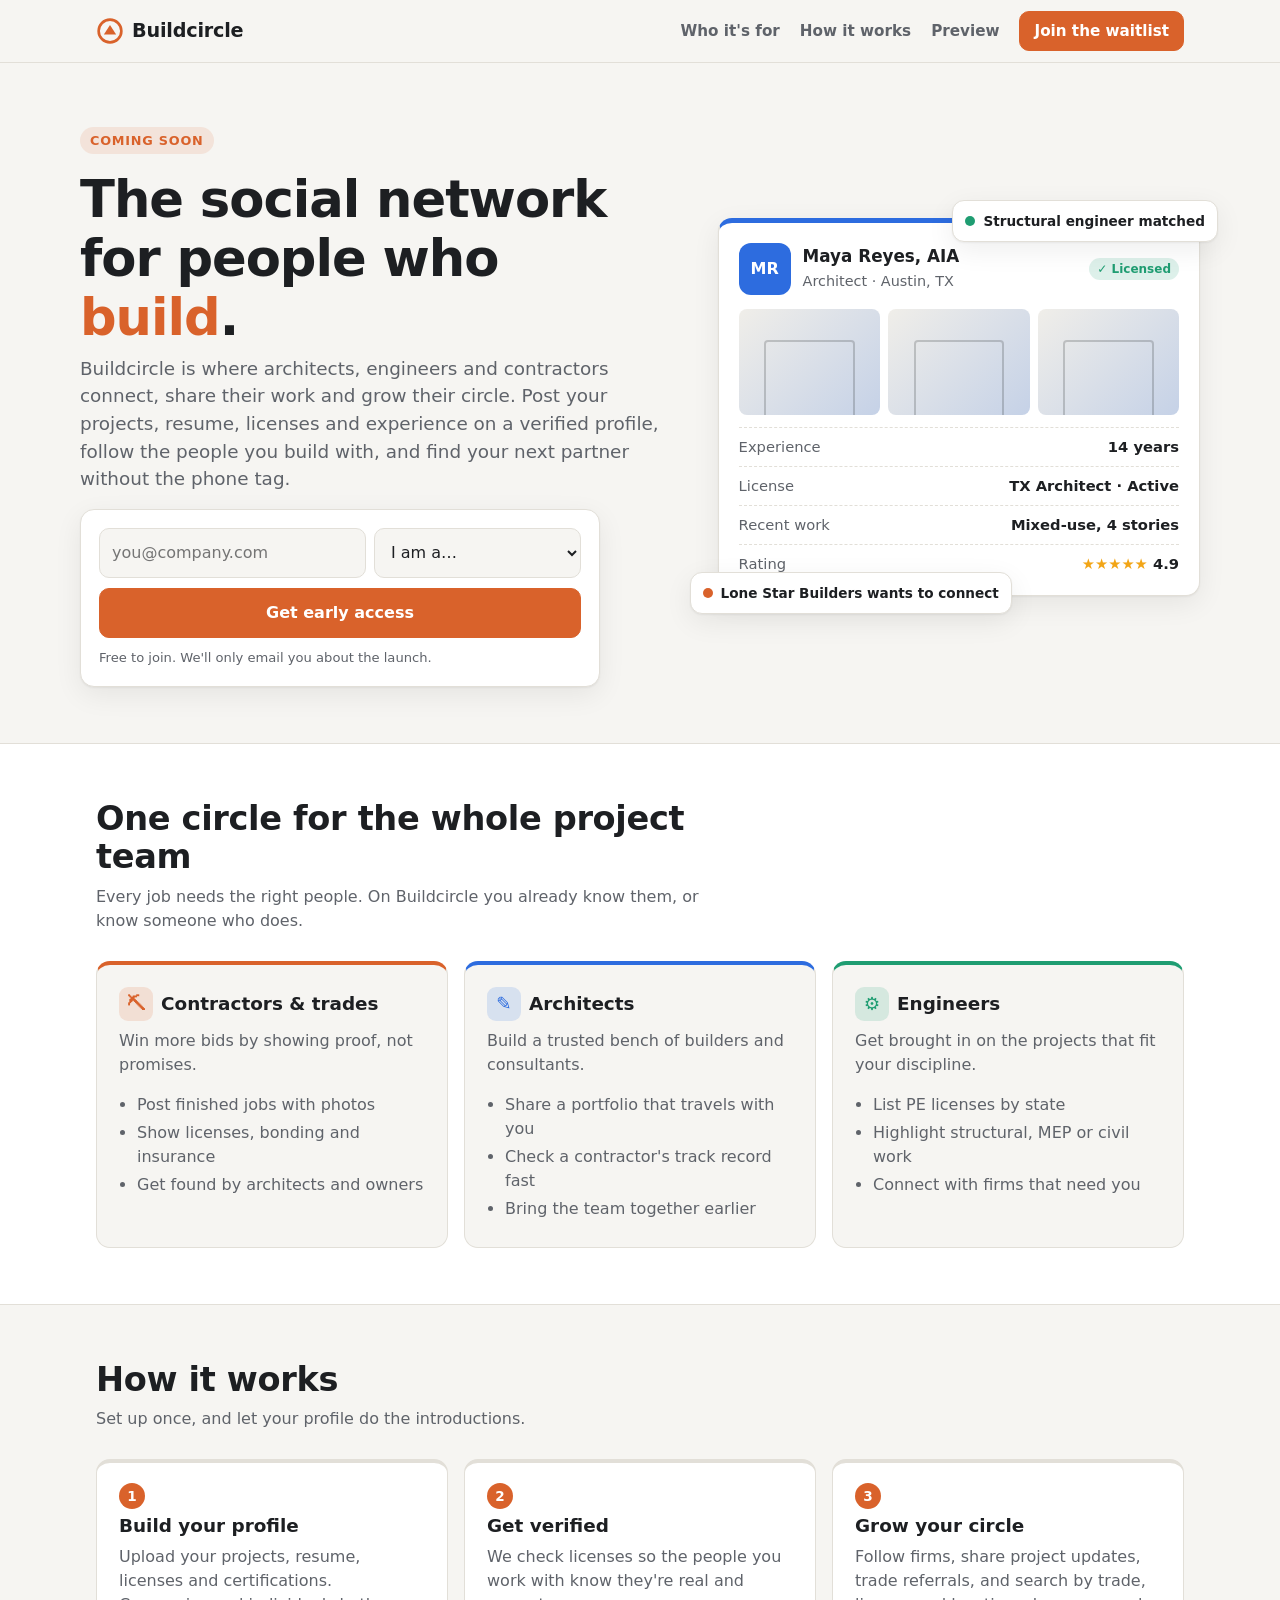
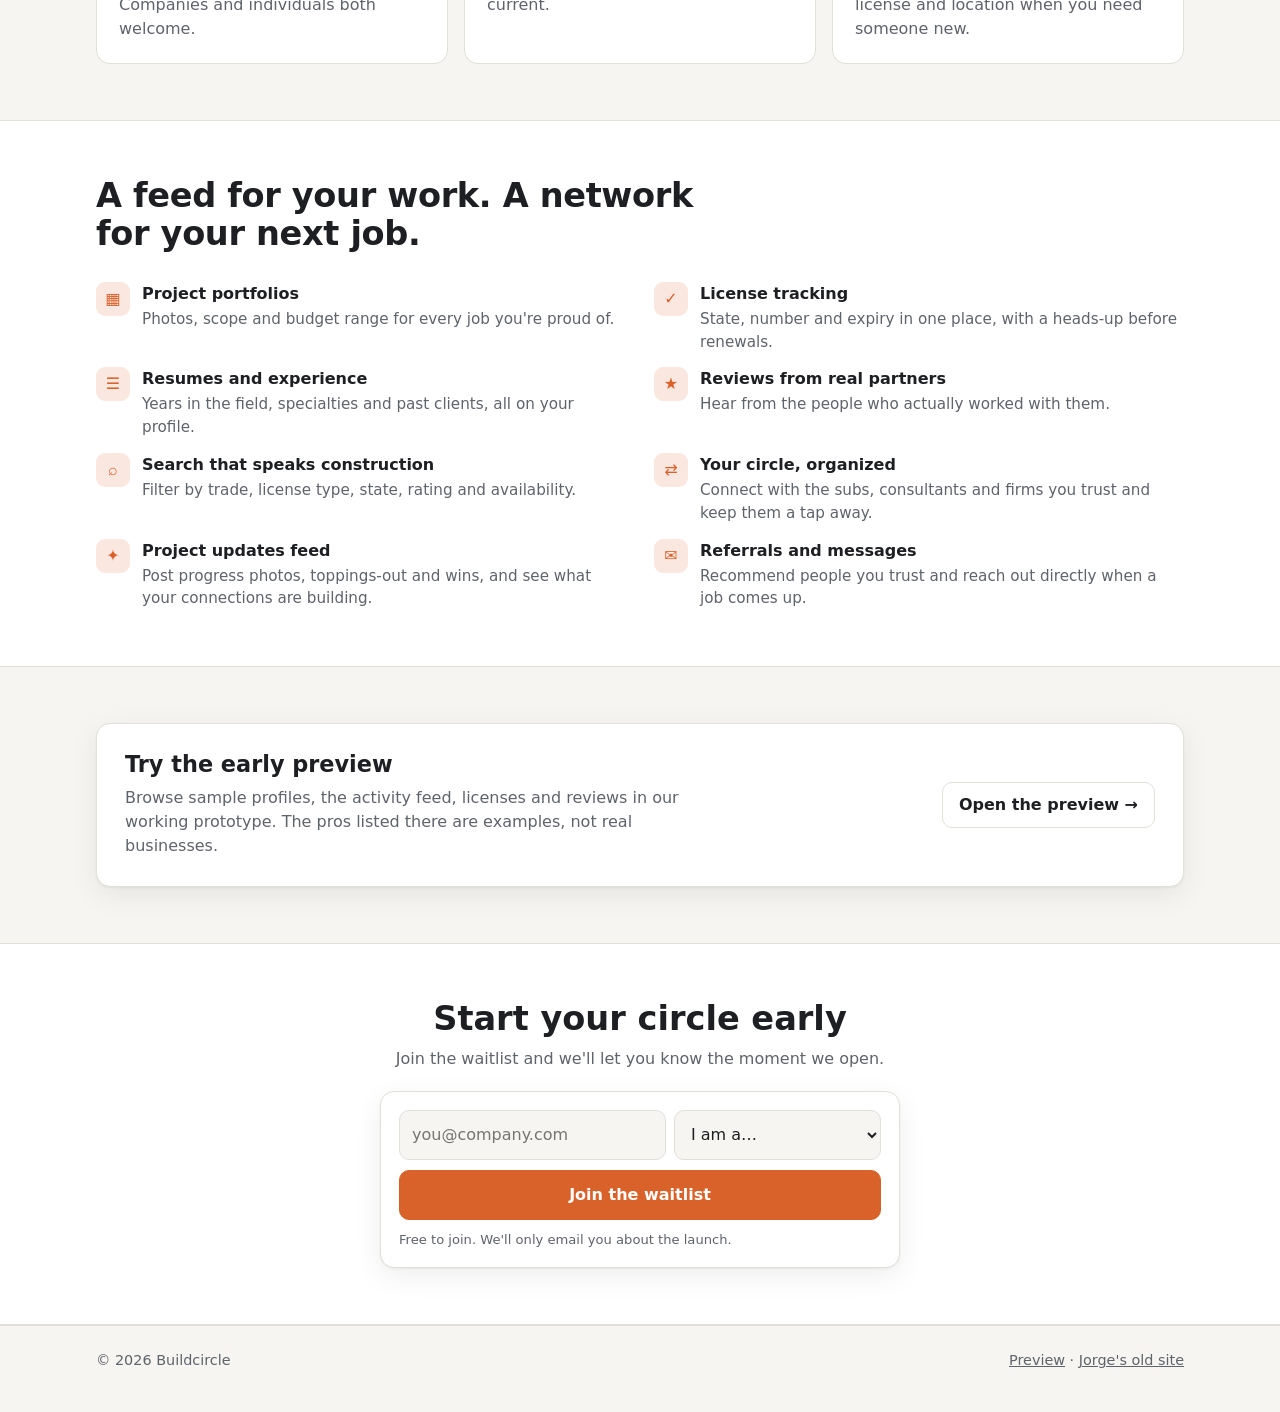
<file: index.html>
<!doctype html>
<html lang="en">
<head>
<meta charset="utf-8">
<meta name="viewport" content="width=device-width, initial-scale=1">
<title>Buildcircle | The social network for people who build</title>
<meta name="description" content="Buildcircle is the social network for architects, engineers and contractors. Share your work, resume, licenses and experience in one verified profile, and find the right partners faster.">
<style>
:root {
  --bg: #f6f5f2; --surface: #ffffff; --surface-2: #f0eee9; --text: #1d1f22; --muted: #5f636a;
  --border: #e2dfd8; --accent: #d9622b; --accent-ink: #ffffff;
  --contractor: #d9622b; --architect: #2d6cdf; --engineer: #1f9d72; --ok: #1f9d72; --star: #f2a516;
  --radius: 14px; --shadow: 0 1px 2px rgba(0,0,0,.05), 0 8px 28px rgba(0,0,0,.07);
}
@media (prefers-color-scheme: dark) {
  :root {
    --bg: #131416; --surface: #1c1e21; --surface-2: #25282c; --text: #ecedee; --muted: #a0a6ae;
    --border: #31353a; --accent: #ec7a45; --contractor: #ec7a45; --architect: #5b8ff0; --engineer: #3cc18f;
    --ok: #3cc18f; --shadow: 0 1px 2px rgba(0,0,0,.3), 0 8px 28px rgba(0,0,0,.25);
  }
}
* { box-sizing: border-box; }
html { scroll-behavior: smooth; }
html, body { margin: 0; }
body { font-family: system-ui, -apple-system, "Segoe UI", Roboto, sans-serif; background: var(--bg); color: var(--text); line-height: 1.5; }
.wrap { max-width: 1120px; margin: 0 auto; padding: 0 16px; }
h1, h2, h3 { line-height: 1.15; margin: 0 0 .5rem; }
p { margin: 0 0 1rem; }
a { color: var(--accent); }
.muted { color: var(--muted); }
button, input, select { font: inherit; color: inherit; }

/* nav */
.nav { position: sticky; top: 0; z-index: 10; background: color-mix(in srgb, var(--bg) 88%, transparent); backdrop-filter: blur(8px); border-bottom: 1px solid var(--border); }
.nav-inner { display: flex; align-items: center; gap: 16px; height: 62px; }
.brand { display: flex; align-items: center; gap: 8px; font-weight: 800; font-size: 1.2rem; color: var(--text); text-decoration: none; letter-spacing: -.01em; }
.brand svg { color: var(--accent); }
.nav-links { display: flex; gap: 20px; margin-left: auto; align-items: center; }
.nav-links a { color: var(--muted); text-decoration: none; font-weight: 600; font-size: .95rem; }
.nav-links a:hover { color: var(--text); }
.btn { display: inline-flex; align-items: center; justify-content: center; gap: 6px; border: 1px solid var(--border); background: var(--surface); padding: 10px 16px; border-radius: 10px; cursor: pointer; font-weight: 700; text-decoration: none; color: var(--text); }
.btn:hover { background: var(--surface-2); }
.btn.primary { background: var(--accent); border-color: var(--accent); color: var(--accent-ink); }
.btn.primary:hover { filter: brightness(1.06); }
.nav .btn { padding: 8px 14px; }

/* hero */
.hero { padding: 64px 0 56px; display: grid; grid-template-columns: 1.1fr .9fr; gap: 48px; align-items: center; }
.eyebrow { display: inline-block; font-size: .8rem; font-weight: 700; letter-spacing: .06em; text-transform: uppercase; color: var(--accent); background: color-mix(in srgb, var(--accent) 12%, transparent); padding: 4px 10px; border-radius: 99px; margin-bottom: 16px; }
.hero h1 { font-size: clamp(2rem, 5vw, 3.2rem); letter-spacing: -.02em; }
.hero h1 em { font-style: normal; color: var(--accent); }
.lede { font-size: 1.15rem; color: var(--muted); max-width: 34em; }

/* waitlist form */
.waitlist { background: var(--surface); border: 1px solid var(--border); border-radius: var(--radius); padding: 18px; box-shadow: var(--shadow); max-width: 520px; margin-top: 8px; }
.waitlist .row { display: flex; gap: 8px; flex-wrap: wrap; }
.waitlist input, .waitlist select { padding: 12px 12px; border: 1px solid var(--border); border-radius: 10px; background: var(--bg); min-width: 0; }
.waitlist input[type=email] { flex: 1 1 220px; }
.waitlist select { flex: 1 1 160px; }
.waitlist .btn { flex: 1 1 100%; padding: 12px 16px; margin-top: 2px; }
.waitlist .fine { font-size: .82rem; color: var(--muted); margin: 10px 0 0; }
.waitlist .err { color: #c0392b; font-size: .88rem; margin: 8px 0 0; display: none; }
.waitlist.done .row, .waitlist.done .fine { display: none; }
.thanks { display: none; text-align: left; }
.waitlist.done .thanks { display: block; }
.thanks h3 { display: flex; align-items: center; gap: 8px; }
.thanks .check { width: 26px; height: 26px; border-radius: 50%; background: var(--ok); color: #fff; display: inline-grid; place-items: center; font-size: .9rem; }
.thanks p { margin: 0; }
.vh { position: absolute !important; width: 1px; height: 1px; overflow: hidden; clip: rect(0 0 0 0); white-space: nowrap; }
.hp { display: none; }

/* mock profile */
.mock { position: relative; }
.pcard { background: var(--surface); border: 1px solid var(--border); border-radius: var(--radius); box-shadow: var(--shadow); padding: 20px; border-top: 5px solid var(--architect); }
.pcard-head { display: flex; gap: 12px; align-items: center; margin-bottom: 14px; }
.avatar { width: 52px; height: 52px; border-radius: 12px; display: grid; place-items: center; font-weight: 800; color: #fff; background: var(--architect); flex: none; }
.pcard-head b { display: block; font-size: 1.05rem; }
.tag { display: inline-block; font-size: .75rem; font-weight: 700; padding: 2px 8px; border-radius: 99px; background: var(--surface-2); color: var(--muted); }
.tag.ok { background: color-mix(in srgb, var(--ok) 15%, transparent); color: var(--ok); }
.thumbs { display: grid; grid-template-columns: repeat(3, 1fr); gap: 8px; margin: 12px 0; }
.thumbs div { aspect-ratio: 4/3; border-radius: 8px; background: linear-gradient(135deg, var(--surface-2), color-mix(in srgb, var(--architect) 22%, var(--surface-2))); position: relative; overflow: hidden; }
.thumbs div::after { content: ""; position: absolute; inset: 30% 18% 0 18%; border: 2px solid color-mix(in srgb, var(--text) 20%, transparent); border-bottom: 0; border-radius: 4px 4px 0 0; }
.pcard ul { list-style: none; padding: 0; margin: 0; display: grid; gap: 8px; font-size: .92rem; }
.pcard li { display: flex; justify-content: space-between; gap: 10px; border-top: 1px dashed var(--border); padding-top: 8px; }
.floating { position: absolute; background: var(--surface); border: 1px solid var(--border); border-radius: 12px; box-shadow: var(--shadow); padding: 10px 12px; font-size: .85rem; font-weight: 600; display: flex; align-items: center; gap: 8px; }
.floating .dot { width: 10px; height: 10px; border-radius: 50%; }
.f1 { left: -28px; bottom: -18px; }
.f2 { right: -18px; top: -18px; }

/* sections */
section { padding: 56px 0; }
.section-head { max-width: 640px; margin-bottom: 28px; }
.section-head h2 { font-size: clamp(1.5rem, 3.4vw, 2.1rem); letter-spacing: -.01em; }
.alt { background: var(--surface); border-top: 1px solid var(--border); border-bottom: 1px solid var(--border); }
.grid3 { display: grid; grid-template-columns: repeat(3, 1fr); gap: 16px; }
.card { background: var(--bg); border: 1px solid var(--border); border-radius: var(--radius); padding: 22px; border-top: 4px solid var(--c, var(--border)); }
.alt .card { background: var(--bg); }
section:not(.alt) .card { background: var(--surface); }
.card h3 { font-size: 1.15rem; display: flex; align-items: center; gap: 8px; }
.card ul { margin: 10px 0 0; padding-left: 18px; color: var(--muted); }
.card li { margin-bottom: 4px; }
.icon { width: 34px; height: 34px; border-radius: 9px; display: inline-grid; place-items: center; background: color-mix(in srgb, var(--c, var(--accent)) 15%, transparent); color: var(--c, var(--accent)); flex: none; }
.steps { counter-reset: s; }
.step { position: relative; padding-top: 52px; }
.step::before { counter-increment: s; content: counter(s); position: absolute; top: 20px; left: 22px; width: 26px; height: 26px; border-radius: 50%; background: var(--accent); color: var(--accent-ink); display: grid; place-items: center; font-weight: 800; font-size: .85rem; }
.step p { color: var(--muted); margin: 0; }
.feat { display: grid; grid-template-columns: repeat(2, 1fr); gap: 14px 28px; }
.feat > div { display: flex; gap: 12px; align-items: flex-start; }
.feat b { display: block; }
.feat p { color: var(--muted); margin: 2px 0 0; font-size: .95rem; }

/* preview + final cta */
.preview { display: flex; align-items: center; justify-content: space-between; gap: 24px; flex-wrap: wrap; background: var(--surface); border: 1px solid var(--border); border-radius: var(--radius); padding: 28px; box-shadow: var(--shadow); }
.preview p { margin: 0; color: var(--muted); max-width: 36em; }
.cta { text-align: center; }
.cta .waitlist { margin: 20px auto 0; text-align: left; }
footer { border-top: 1px solid var(--border); padding: 24px 0 40px; font-size: .9rem; color: var(--muted); }
footer .wrap { display: flex; justify-content: space-between; gap: 12px; flex-wrap: wrap; }
footer a { color: var(--muted); }

@media (max-width: 880px) {
  .hero { grid-template-columns: 1fr; padding-top: 40px; gap: 40px; }
  .mock { max-width: 440px; margin: 0 auto; width: 100%; }
  .f1 { left: 8px; bottom: -20px; } .f2 { right: 8px; }
  .grid3 { grid-template-columns: 1fr; }
  .feat { grid-template-columns: 1fr; }
  .nav-links a:not(.btn) { display: none; }
}
</style>
</head>
<body>

<header class="nav">
  <div class="wrap nav-inner">
    <a class="brand" href="#top" aria-label="Buildcircle home">
      <svg viewBox="0 0 32 32" width="28" height="28" aria-hidden="true"><circle cx="16" cy="16" r="13" fill="none" stroke="currentColor" stroke-width="3"/><path d="M9 20 L16 9 L23 20 Z" fill="currentColor"/></svg>
      Buildcircle
    </a>
    <nav class="nav-links" aria-label="Main">
      <a href="#who">Who it's for</a>
      <a href="#how">How it works</a>
      <a href="buildcircle/">Preview</a>
      <a class="btn primary" href="#join">Join the waitlist</a>
    </nav>
  </div>
</header>

<main id="top">
  <div class="wrap hero">
    <div>
      <span class="eyebrow">Coming soon</span>
      <h1>The social network for people who <em>build</em>.</h1>
      <p class="lede">Buildcircle is where architects, engineers and contractors connect, share their work and grow their circle. Post your projects, resume, licenses and experience on a verified profile, follow the people you build with, and find your next partner without the phone tag.</p>
      <form class="waitlist" id="join" novalidate>
        <div class="row">
          <label class="vh" for="email1">Email</label>
          <input id="email1" name="email" type="email" placeholder="you@company.com" autocomplete="email" required>
          <label class="vh" for="role1">I am a…</label>
          <select id="role1" name="role" required>
            <option value="" selected disabled>I am a…</option>
            <option>Contractor</option>
            <option>Subcontractor / trade</option>
            <option>Architect</option>
            <option>Engineer</option>
            <option>Owner / developer</option>
            <option>Other</option>
          </select>
          <input class="hp" name="company_url" tabindex="-1" autocomplete="off" aria-hidden="true">
          <button class="btn primary" type="submit">Get early access</button>
        </div>
        <p class="err" role="alert"></p>
        <p class="fine">Free to join. We'll only email you about the launch.</p>
        <div class="thanks" aria-live="polite">
          <h3><span class="check">✓</span> You're on the list.</h3>
          <p class="muted">We'll email you when Buildcircle opens in your area. In the meantime, <a href="buildcircle/">take a look at the preview</a>.</p>
        </div>
      </form>
    </div>

    <div class="mock" aria-hidden="true">
      <div class="pcard">
        <div class="pcard-head">
          <div class="avatar">MR</div>
          <div>
            <b>Maya Reyes, AIA</b>
            <span class="muted" style="font-size:.9rem">Architect · Austin, TX</span>
          </div>
          <span class="tag ok" style="margin-left:auto">✓ Licensed</span>
        </div>
        <div class="thumbs"><div></div><div></div><div></div></div>
        <ul>
          <li><span class="muted">Experience</span><b>14 years</b></li>
          <li><span class="muted">License</span><b>TX Architect · Active</b></li>
          <li><span class="muted">Recent work</span><b>Mixed-use, 4 stories</b></li>
          <li><span class="muted">Rating</span><b><span style="color:var(--star)">★★★★★</span> 4.9</b></li>
        </ul>
      </div>
      <div class="floating f1"><span class="dot" style="background:var(--contractor)"></span>Lone Star Builders wants to connect</div>
      <div class="floating f2"><span class="dot" style="background:var(--engineer)"></span>Structural engineer matched</div>
    </div>
  </div>

  <section class="alt" id="who">
    <div class="wrap">
      <div class="section-head">
        <h2>One circle for the whole project team</h2>
        <p class="muted">Every job needs the right people. On Buildcircle you already know them, or know someone who does.</p>
      </div>
      <div class="grid3">
        <div class="card" style="--c:var(--contractor)">
          <h3><span class="icon">⛏</span>Contractors &amp; trades</h3>
          <p class="muted">Win more bids by showing proof, not promises.</p>
          <ul><li>Post finished jobs with photos</li><li>Show licenses, bonding and insurance</li><li>Get found by architects and owners</li></ul>
        </div>
        <div class="card" style="--c:var(--architect)">
          <h3><span class="icon">✎</span>Architects</h3>
          <p class="muted">Build a trusted bench of builders and consultants.</p>
          <ul><li>Share a portfolio that travels with you</li><li>Check a contractor's track record fast</li><li>Bring the team together earlier</li></ul>
        </div>
        <div class="card" style="--c:var(--engineer)">
          <h3><span class="icon">⚙</span>Engineers</h3>
          <p class="muted">Get brought in on the projects that fit your discipline.</p>
          <ul><li>List PE licenses by state</li><li>Highlight structural, MEP or civil work</li><li>Connect with firms that need you</li></ul>
        </div>
      </div>
    </div>
  </section>

  <section id="how">
    <div class="wrap">
      <div class="section-head">
        <h2>How it works</h2>
        <p class="muted">Set up once, and let your profile do the introductions.</p>
      </div>
      <div class="grid3 steps">
        <div class="card step"><h3>Build your profile</h3><p>Upload your projects, resume, licenses and certifications. Companies and individuals both welcome.</p></div>
        <div class="card step"><h3>Get verified</h3><p>We check licenses so the people you work with know they're real and current.</p></div>
        <div class="card step"><h3>Grow your circle</h3><p>Follow firms, share project updates, trade referrals, and search by trade, license and location when you need someone new.</p></div>
      </div>
    </div>
  </section>

  <section class="alt">
    <div class="wrap">
      <div class="section-head">
        <h2>A feed for your work. A network for your next job.</h2>
      </div>
      <div class="feat">
        <div><span class="icon">▦</span><div><b>Project portfolios</b><p>Photos, scope and budget range for every job you're proud of.</p></div></div>
        <div><span class="icon">✓</span><div><b>License tracking</b><p>State, number and expiry in one place, with a heads-up before renewals.</p></div></div>
        <div><span class="icon">☰</span><div><b>Resumes and experience</b><p>Years in the field, specialties and past clients, all on your profile.</p></div></div>
        <div><span class="icon">★</span><div><b>Reviews from real partners</b><p>Hear from the people who actually worked with them.</p></div></div>
        <div><span class="icon">⌕</span><div><b>Search that speaks construction</b><p>Filter by trade, license type, state, rating and availability.</p></div></div>
        <div><span class="icon">⇄</span><div><b>Your circle, organized</b><p>Connect with the subs, consultants and firms you trust and keep them a tap away.</p></div></div>
        <div><span class="icon">✦</span><div><b>Project updates feed</b><p>Post progress photos, toppings-out and wins, and see what your connections are building.</p></div></div>
        <div><span class="icon">✉</span><div><b>Referrals and messages</b><p>Recommend people you trust and reach out directly when a job comes up.</p></div></div>
      </div>
    </div>
  </section>

  <section>
    <div class="wrap">
      <div class="preview">
        <div>
          <h2 style="font-size:1.4rem">Try the early preview</h2>
          <p>Browse sample profiles, the activity feed, licenses and reviews in our working prototype. The pros listed there are examples, not real businesses.</p>
        </div>
        <a class="btn" href="buildcircle/">Open the preview →</a>
      </div>
    </div>
  </section>

  <section class="cta alt">
    <div class="wrap">
      <h2 style="font-size:clamp(1.5rem,3.4vw,2.1rem)">Start your circle early</h2>
      <p class="muted">Join the waitlist and we'll let you know the moment we open.</p>
      <form class="waitlist" novalidate>
        <div class="row">
          <label class="vh" for="email2">Email</label>
          <input id="email2" name="email" type="email" placeholder="you@company.com" autocomplete="email" required>
          <label class="vh" for="role2">I am a…</label>
          <select id="role2" name="role" required>
            <option value="" selected disabled>I am a…</option>
            <option>Contractor</option>
            <option>Subcontractor / trade</option>
            <option>Architect</option>
            <option>Engineer</option>
            <option>Owner / developer</option>
            <option>Other</option>
          </select>
          <input class="hp" name="company_url" tabindex="-1" autocomplete="off" aria-hidden="true">
          <button class="btn primary" type="submit">Join the waitlist</button>
        </div>
        <p class="err" role="alert"></p>
        <p class="fine">Free to join. We'll only email you about the launch.</p>
        <div class="thanks" aria-live="polite">
          <h3><span class="check">✓</span> You're on the list.</h3>
          <p class="muted">We'll email you when Buildcircle opens.</p>
        </div>
      </form>
    </div>
  </section>
</main>

<footer>
  <div class="wrap">
    <span>© <span id="yr">2026</span> Buildcircle</span>
    <span><a href="buildcircle/">Preview</a> · <a href="my_website/">Jorge's old site</a></span>
  </div>
</footer>

<script>
// Where sign-ups are sent. Leave empty until a form service (e.g. Formspree or a
// Google Form) is set up; until then entries are only kept in this browser.
var WAITLIST_ENDPOINT = "";

document.getElementById("yr").textContent = new Date().getFullYear();

document.querySelectorAll("form.waitlist").forEach(function (form) {
  var err = form.querySelector(".err");
  form.addEventListener("submit", function (e) {
    e.preventDefault();
    var email = form.email.value.trim(), role = form.role.value;
    err.style.display = "none";
    if (form.company_url.value) return; // bot trap
    if (!/^[^\s@]+@[^\s@]+\.[^\s@]+$/.test(email)) { return showErr("Please enter a valid email address."); }
    if (!role) { return showErr("Please tell us what you do."); }
    var entry = { email: email, role: role, at: new Date().toISOString() };
    var btn = form.querySelector("button"); btn.disabled = true;

    function finish() {
      try {
        var list = JSON.parse(localStorage.getItem("buildcircle_waitlist") || "[]");
        list.push(entry); localStorage.setItem("buildcircle_waitlist", JSON.stringify(list));
      } catch (_) {}
      form.classList.add("done");
    }
    if (!WAITLIST_ENDPOINT) { finish(); return; }
    fetch(WAITLIST_ENDPOINT, { method: "POST", headers: { "Content-Type": "application/json", "Accept": "application/json" }, body: JSON.stringify(entry) })
      .then(function (r) { if (!r.ok) throw 0; finish(); })
      .catch(function () { btn.disabled = false; showErr("Something went wrong. Please try again."); });
  });
  function showErr(msg) { err.textContent = msg; err.style.display = "block"; }
});
</script>
</body>
</html>
</file>
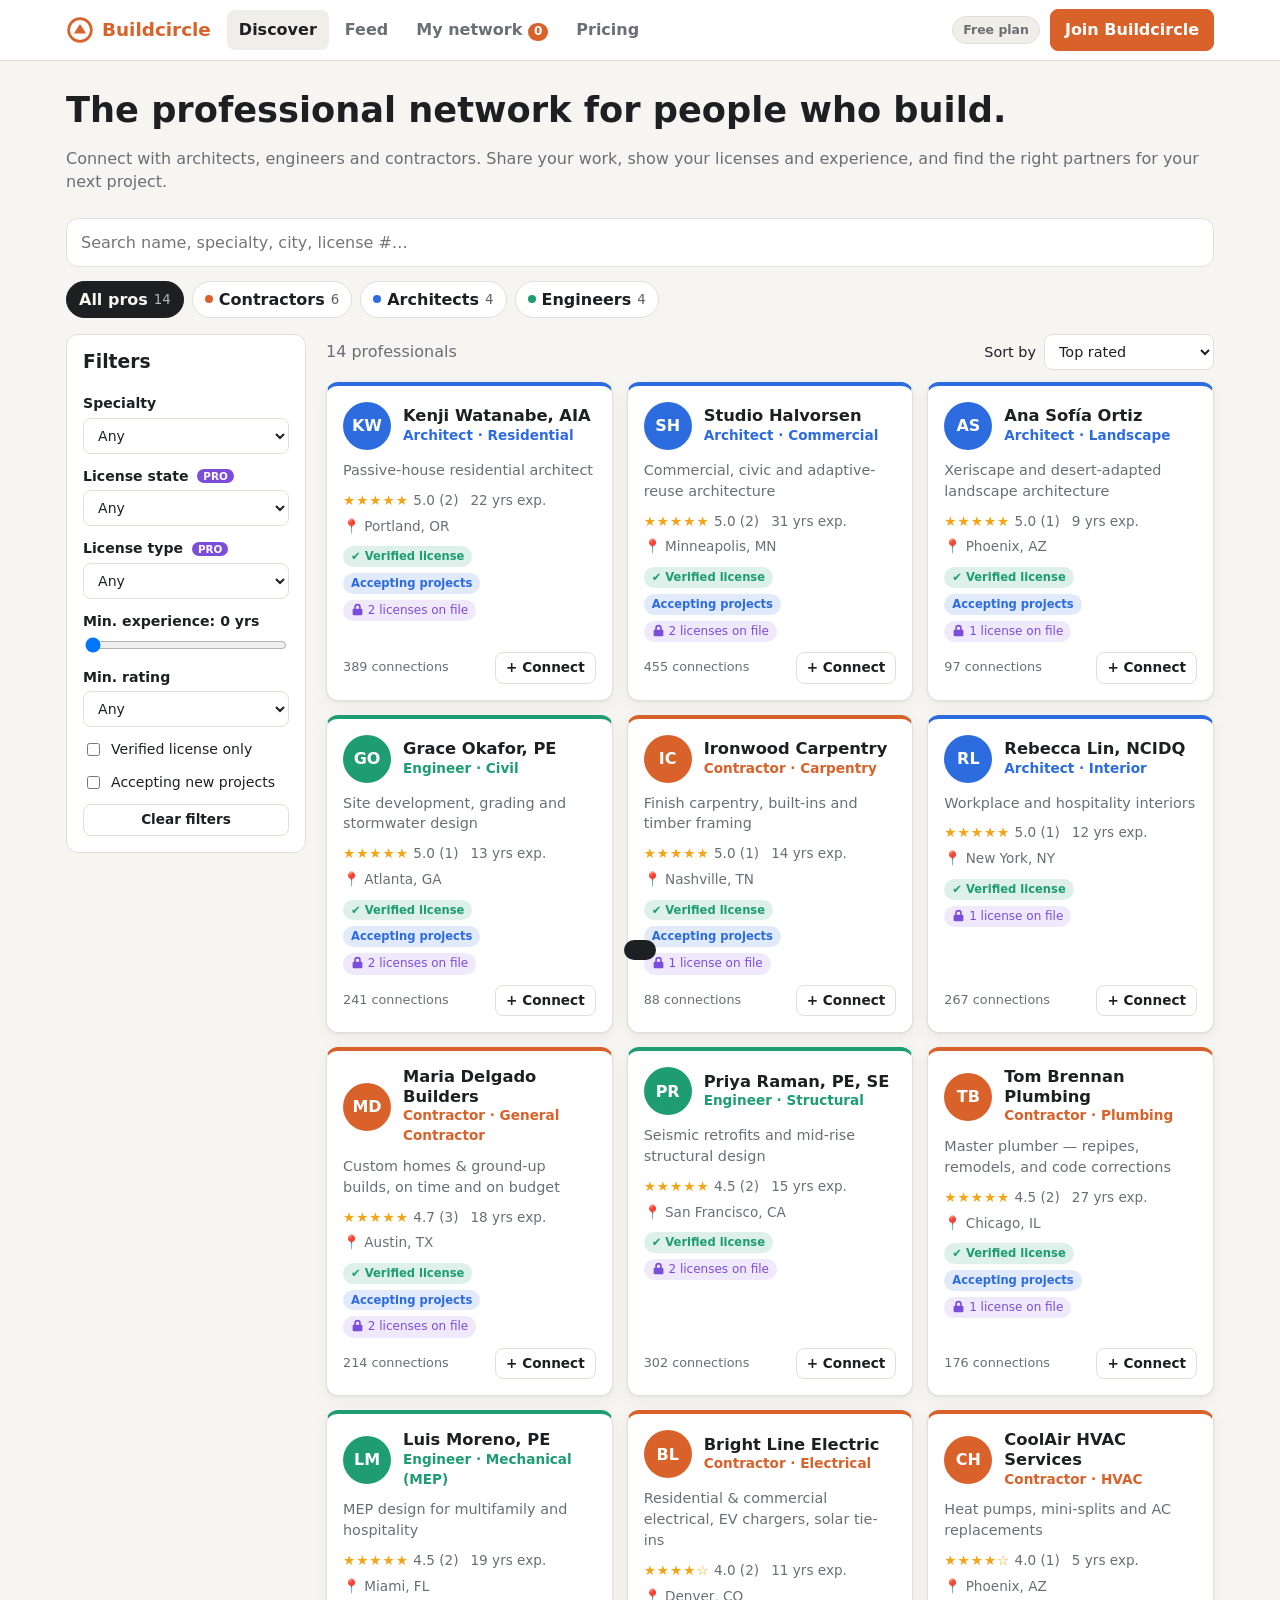
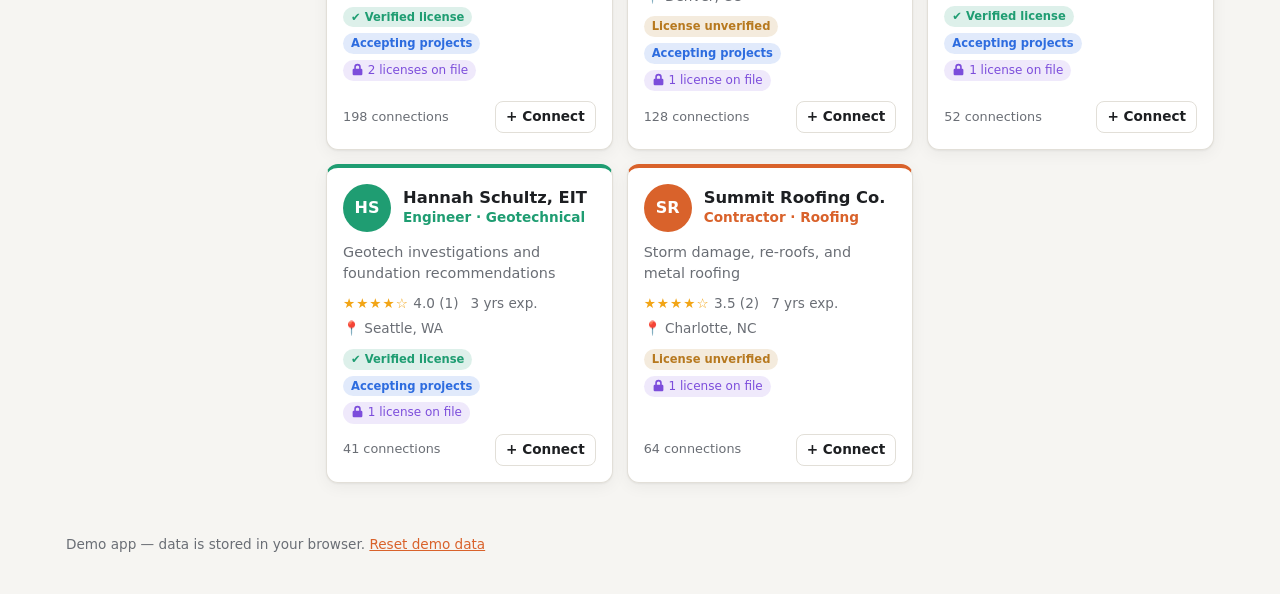
<file: buildcircle/index.html>
<!doctype html>
<html lang="en">
<head>
<meta charset="utf-8">
<meta name="viewport" content="width=device-width, initial-scale=1">
<title>Buildcircle · The professional network for construction</title>
<meta name="description" content="Buildcircle is the professional network for architects, engineers and contractors. Share your work, licenses and experience, grow your connections, and find the right partners for every project.">
<link rel="stylesheet" href="styles.css">
</head>
<body>
<header class="topbar">
  <div class="wrap topbar-inner">
    <a class="brand" href="#" data-view="browse">
      <svg viewBox="0 0 32 32" width="28" height="28" aria-hidden="true"><circle cx="16" cy="16" r="13" fill="none" stroke="currentColor" stroke-width="3"/><path d="M9 20 L16 9 L23 20 Z" fill="currentColor"/></svg>
      Buildcircle
    </a>
    <nav class="tabs" role="tablist">
      <button class="tab active" data-view="browse">Discover</button>
      <button class="tab" data-view="feed">Feed</button>
      <button class="tab" data-view="network">My network <span id="netCount" class="pill">0</span></button>
      <button class="tab" data-view="pricing">Pricing</button>
    </nav>
    <div class="me">
      <span id="meLabel" class="muted"></span>
      <button class="plan-badge" id="planBadge" data-view="pricing" title="Your plan">Free</button>
      <button class="btn primary" id="joinBtn">Join Buildcircle</button>
    </div>
  </div>
</header>

<main class="wrap">
  <!-- DISCOVER -->
  <section id="view-browse" class="view">
    <div class="hero">
      <h1>The professional network for people who build.</h1>
      <p class="muted">Connect with architects, engineers and contractors. Share your work, show your licenses and experience, and find the right partners for your next project.</p>
      <div class="search">
        <input id="q" type="search" placeholder="Search name, specialty, city, license #…" aria-label="Search">
      </div>
      <div class="cats" id="catChips"></div>
    </div>

    <div class="layout">
      <aside class="filters" aria-label="Filters">
        <h3>Filters</h3>
        <label>Specialty
          <select id="fSub"><option value="">Any</option></select>
        </label>
        <label><span>License state <span class="pro-tag" data-pro-only>PRO</span></span>
          <select id="fState"><option value="">Any</option></select>
        </label>
        <label><span>License type <span class="pro-tag" data-pro-only>PRO</span></span>
          <select id="fLicType"><option value="">Any</option></select>
        </label>
        <label><span>Min. experience: <b id="fExpVal">0</b> yrs</span>
          <input id="fExp" type="range" min="0" max="40" step="1" value="0">
        </label>
        <label>Min. rating
          <select id="fRating">
            <option value="0">Any</option><option value="3">3★ +</option><option value="4">4★ +</option><option value="4.5">4.5★ +</option>
          </select>
        </label>
        <label class="check"><input id="fVerified" type="checkbox"> Verified license only</label>
        <label class="check"><input id="fAvail" type="checkbox"> Accepting new projects</label>
        <button class="btn ghost small" id="clearFilters">Clear filters</button>
      </aside>

      <div class="results">
        <div class="results-bar">
          <span id="count" class="muted"></span>
          <label class="sort">Sort by
            <select id="sort">
              <option value="rating">Top rated</option>
              <option value="reviews">Most reviewed</option>
              <option value="experience">Most experienced</option>
              <option value="connections">Most connected</option>
              <option value="name">Name A–Z</option>
            </select>
          </label>
        </div>
        <div id="grid" class="grid"></div>
      </div>
    </div>
  </section>

  <!-- FEED -->
  <section id="view-feed" class="view hidden">
    <h2>What your circle is up to</h2>
    <div id="feed" class="feed"></div>
  </section>

  <!-- NETWORK -->
  <section id="view-network" class="view hidden">
    <h2>My network</h2>
    <p class="muted">The architects, engineers and contractors in your circle. Connect from any profile to grow it.</p>
    <div id="networkGrid" class="grid"></div>
  </section>

  <!-- PRICING -->
  <section id="view-pricing" class="view hidden">
    <div class="pricing-head">
      <h2>Plans for every builder</h2>
      <p class="muted">Start free. Try Pro free for 14 days to read reviews, see contact info and check license details before you hire or partner.</p>
      <div class="cycle" role="radiogroup" aria-label="Billing cycle">
        <button class="cycle-btn" data-cycle="monthly">Monthly</button>
        <button class="cycle-btn" data-cycle="annual">Annual <span class="save" id="savePct"></span></button>
      </div>
    </div>
    <div id="plans" class="plans"></div>
    <div id="compare" class="compare"></div>
  </section>
</main>

<!-- PROFILE DIALOG -->
<dialog id="profileDlg" class="dlg wide">
  <div id="profileBody"></div>
</dialog>

<!-- JOIN DIALOG -->
<dialog id="joinDlg" class="dlg">
  <form id="joinForm" method="dialog">
    <h2>Join Buildcircle</h2>
    <p class="muted hint">Create your professional profile to share your work, licenses and experience with the network.</p>
    <div class="row2">
      <label>Full name / company<input name="name" required maxlength="60"></label>
      <label>City, State<input name="location" required maxlength="60" placeholder="Austin, TX"></label>
    </div>
    <div class="row2">
      <label>Category
        <select name="category" id="jCat" required></select>
      </label>
      <label>Specialty
        <select name="sub" id="jSub" required></select>
      </label>
    </div>
    <div class="row2">
      <label>Years of experience<input name="years" type="number" min="0" max="70" required value="5"></label>
      <label>Hourly rate (USD, optional)<input name="rate" type="number" min="0" max="2000"></label>
    </div>
    <label>Headline<input name="headline" maxlength="90" placeholder="Licensed GC specializing in custom homes"></label>
    <label>About<textarea name="bio" rows="3" maxlength="600"></textarea></label>
    <div class="row2">
      <label>Phone<input name="phone" type="tel" maxlength="30" placeholder="(555) 555-0100"></label>
      <label>Email<input name="email" type="email" maxlength="80" placeholder="you@company.com"></label>
    </div>
    <label>Website<input name="website" maxlength="100" placeholder="yourcompany.com"></label>
    <p class="muted hint">Contact info is visible to Pro members only.</p>
    <label>Skills / tags (comma separated)<input name="tags" maxlength="200" placeholder="LEED, Revit, Seismic retrofit"></label>

    <fieldset>
      <legend>Licenses & certifications</legend>
      <div id="licRows"></div>
      <button type="button" class="btn ghost small" id="addLic">+ Add license</button>
    </fieldset>
    <label class="check"><input name="available" type="checkbox" checked> Accepting new projects</label>

    <div class="dlg-actions">
      <button type="button" class="btn ghost" data-close>Cancel</button>
      <button type="submit" class="btn primary" value="ok">Publish profile</button>
    </div>
  </form>
</dialog>

<!-- CHECKOUT / MANAGE PLAN DIALOG -->
<dialog id="checkoutDlg" class="dlg">
  <div id="checkoutBody" class="pbody"></div>
</dialog>

<div id="toast" class="toast" role="status" aria-live="polite"></div>

<footer class="wrap foot muted">
  Demo app — data is stored in your browser. <button class="linkbtn" id="resetData">Reset demo data</button>
</footer>

<script src="data.js"></script>
<script src="portfolio.js"></script>
<script src="app.js"></script>
</body>
</html>
</file>
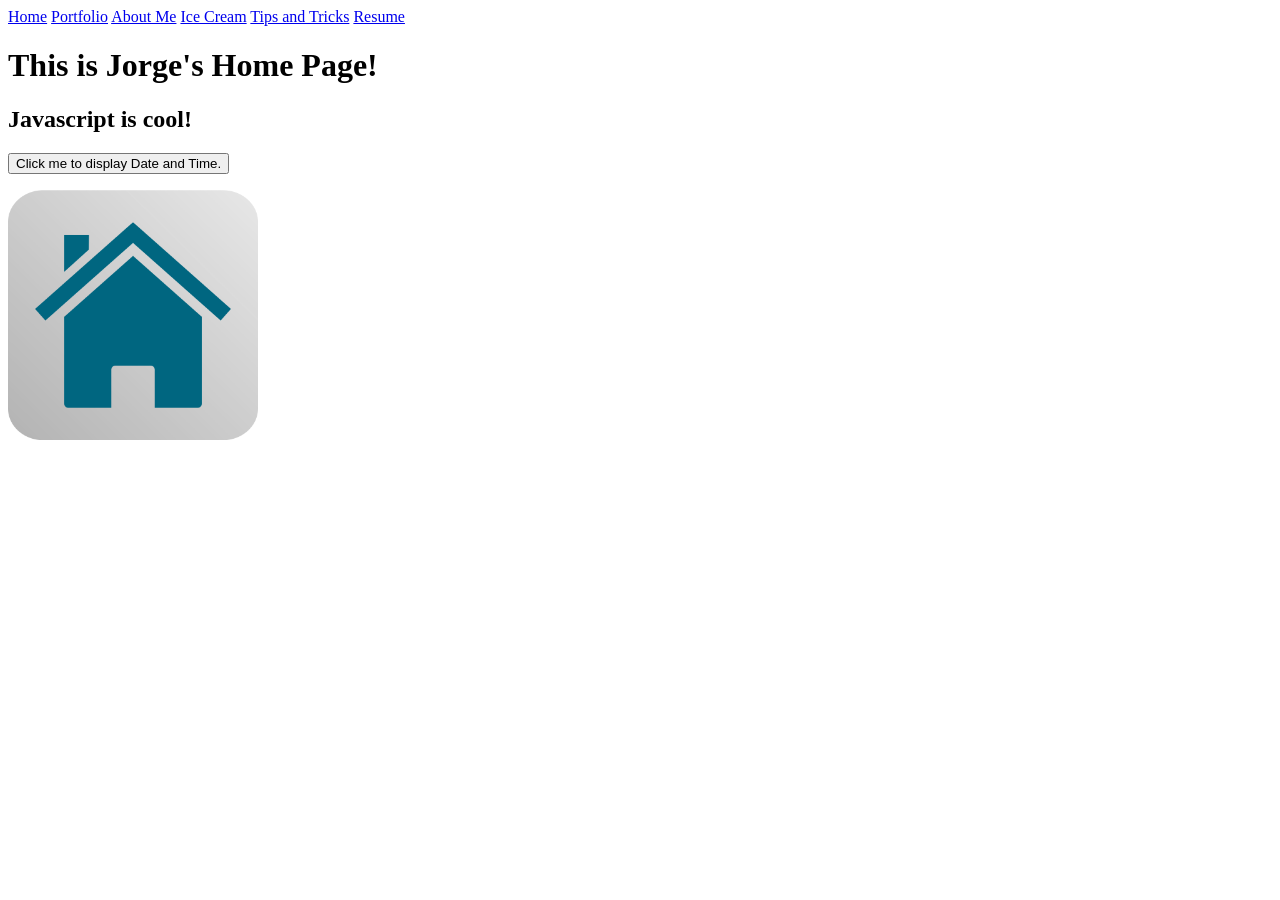
<file: my_website/index.html>
<!doctype html>
<html lang="en">
  <head>
    <meta charset="utf-8">
    <title>Home</title>
  </head>
  <body>
    <a href="index.html">Home</a>
    <a href="portfolio.html">Portfolio</a>
    <a href="aboutme.html">About Me</a></a>
    <a href="ice.html">Ice Cream</a></a> 
     <a href="tipsandtricks.html">Tips and Tricks</a></a>
     <a href="resume.html">Resume</a>
    <h1>This is Jorge's Home Page!</h1>
     <!DOCTYPE html>
    <html>
    <body>

<h2>Javascript is cool!</h2>

<button type="button"
onclick="document.getElementById('demo').innerHTML = Date()">
Click me to display Date and Time.</button>

<p id="demo"></p>
    <img src="images/home.png" alt="picture of home icon" height="250">

  </body>
</html>
</file>
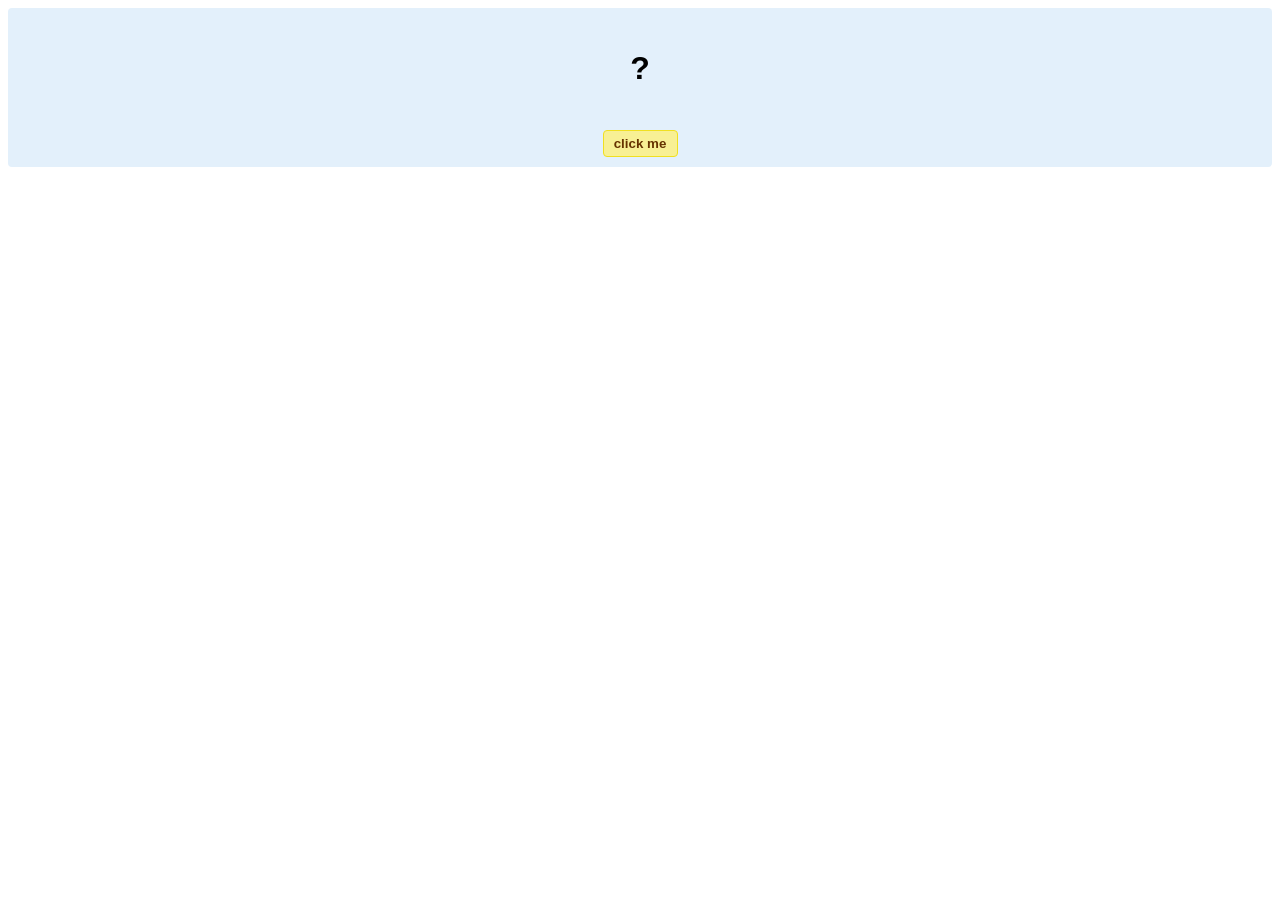
<file: hello-world.html>
<!DOCTYPE html>
<!-- HTML5 Hello world by kirupa - http://www.kirupa.com/html5/getting_your_feet_wet_html5_pg1.htm -->
<html lang="en-us">

<head>
<meta charset="utf-8">
<title>Hello...</title>
<style type="text/css">
#mainContent {
	font-family: Arial, Helvetica, sans-serif;
	font-size: xx-large;
	font-weight: bold;
	background-color: #E3F0FB;
	border-radius: 4px;
	padding: 10px;
	text-align: center;
}
.buttonStyle {
	border-radius: 4px;
	border: thin solid #F0E020;
	padding: 5px;
	background-color: #F8F094;
	font-family: "Segoe UI", Tahoma, Geneva, Verdana, sans-serif;
	font-weight: bold;
	color: #663300;
	width: 75px;
}

.buttonStyle:hover {
	border: thin solid #FFCC00;
	background-color: #FCF9D6;
	color: #996633;
	cursor: pointer;
}
.buttonStyle:active {
	border: thin solid #99CC00;
	background-color: #F5FFD2;
	color: #669900;
	cursor: pointer;
}

</style>
</head>

<body>
<div id="mainContent">
<p id="helloText">?</p>
<button id="clickButton" class="buttonStyle">click me</button>
</div>
<script> 
var myButton = document.getElementById("clickButton");
var myText = document.getElementById("helloText");

myButton.addEventListener('click', doSomething, false)

function doSomething() {
	myText.textContent = "hello, world!";
}
</script>

</body>
</html>
</file>
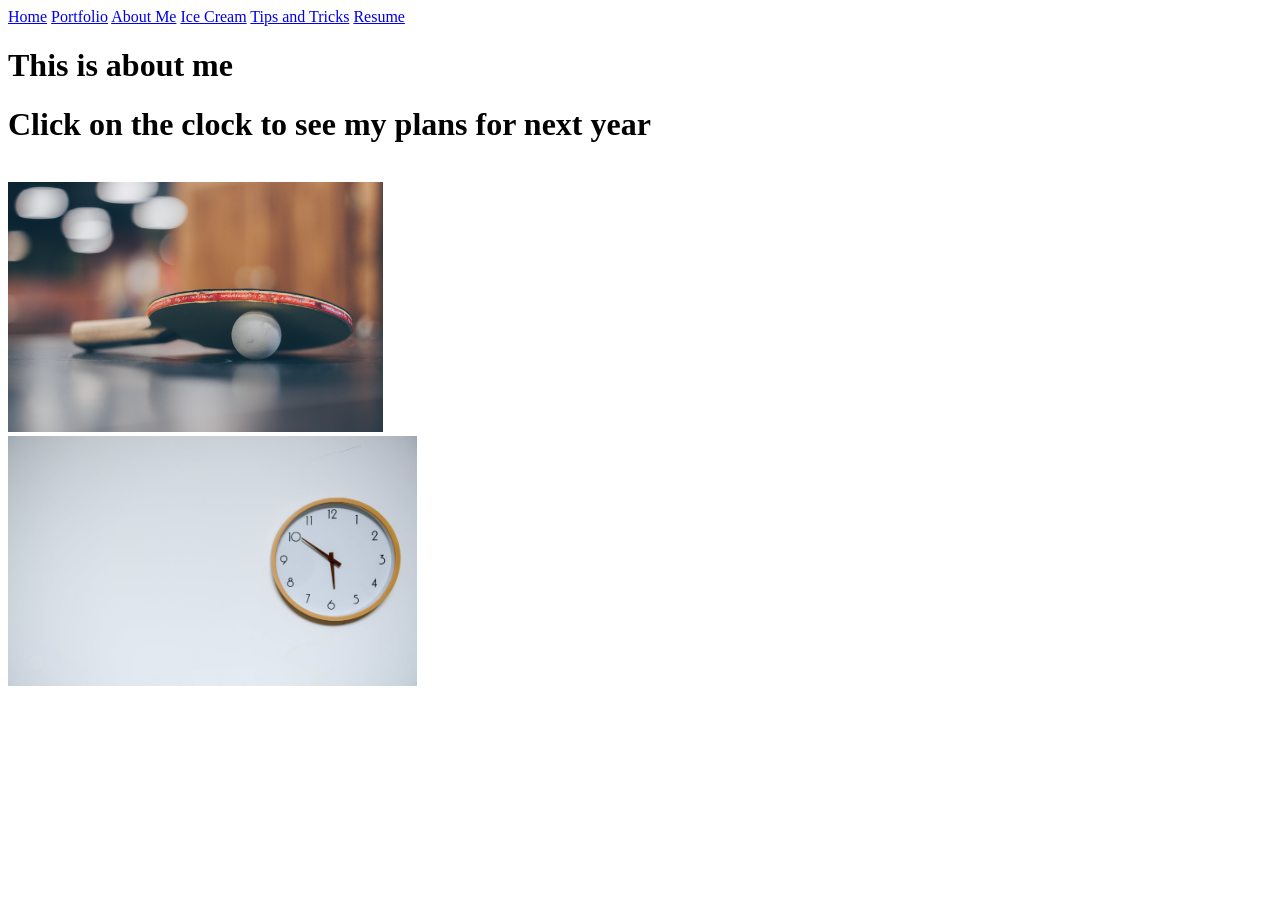
<file: my_website/aboutme.html>
<!doctype html>
<html lang="en">
  <head>
    <meta charset="utf-8">
    <title>aboutme</title>
  </head>
  <body>
   <a href="index.html">Home</a>
    <a href="portfolio.html">Portfolio</a>
    <a href="aboutme.html">About Me</a></a>
    <a href="ice.html">Ice Cream</a></a> 
     <a href="tipsandtricks.html">Tips and Tricks</a></a> 
     <a href="resume.html">Resume</a>
    <h1>This is about me</h1>
    <h1>Click on the clock to see my plans for next year</h1>
    <br>
    <a target="_blank" href="https://www.pexels.com/search/ping%20pong%20padel/">
    <img src="images/blur-close-up-equipment-976873.jpg"alt="Image of Ping Pong Paddle on top of table" height="250">
  </body>
  </body>
  <meta charset="utf-8">
    
    <br>
    <a target="_blank" href="https://docs.google.com/document/d/1fHlMZUA2GQbFBu2UHKocTMci0P169_bFCB2DKQQ9hGE/edit">
    <img src="images/clock.jpeg"alt="Image of Clock" height="250">
  </body>
</html
</file>
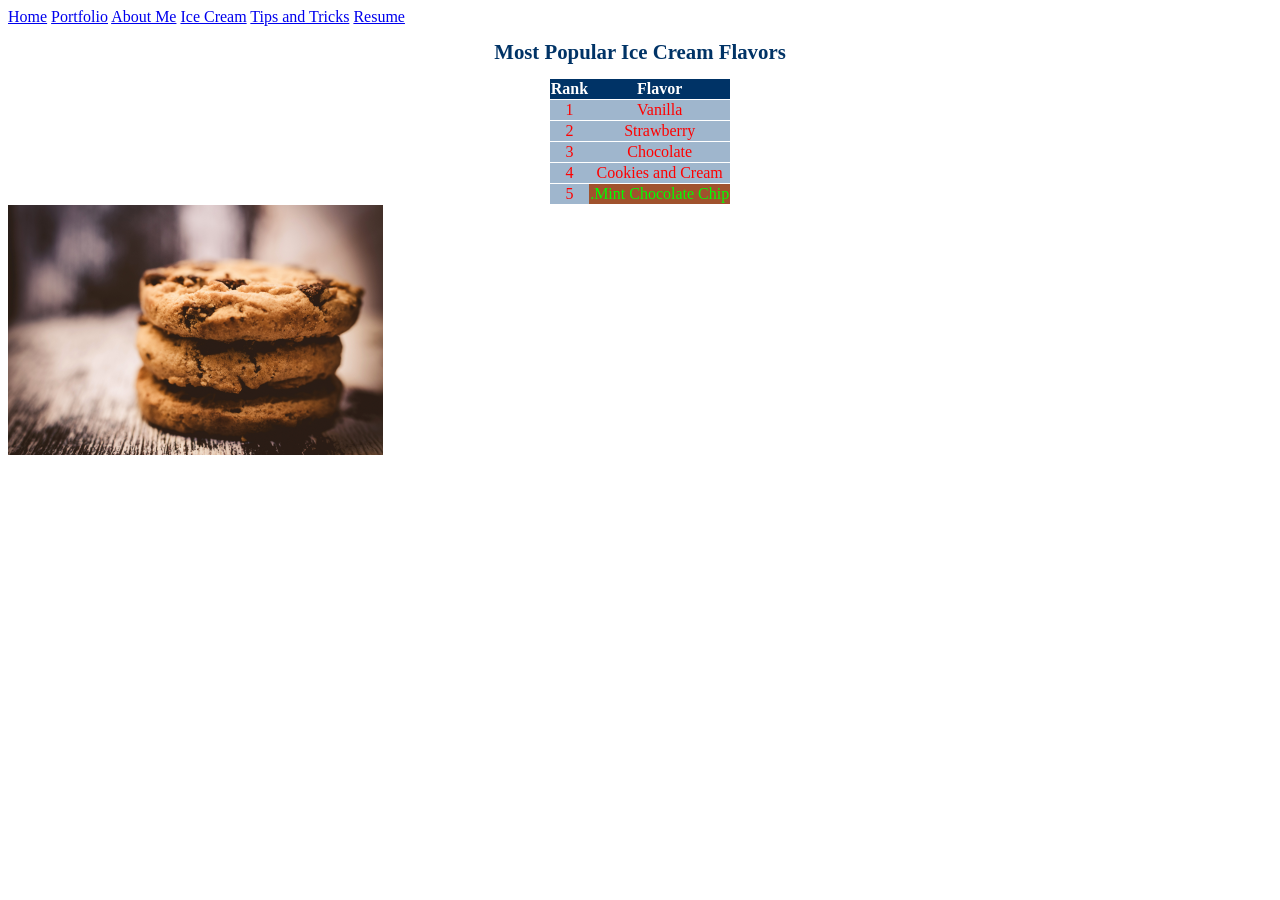
<file: my_website/ice.html>
<!DOCTYPE html>
   <html>
     <head>
         <style>
   td {color: #FF0000;}
         </style>
         <style>
         </style>
       <meta charset="utf-8">
       <title>I Scream For Ice Cream!</title>
     </head>
     <body>
          <a href="index.html">Home</a>
    <a href="portfolio.html">Portfolio</a>
    <a href="aboutme.html">About Me</a></a>
    <a href="ice.html">Ice Cream</a></a> 
     <a href="tipsandtricks.html">Tips and Tricks</a></a>
     <a href="resume.html">Resume</a>
       <link href="icecream.css" rel="stylesheet" type="text/css">
       <h1>Most Popular Ice Cream Flavors</h1>
       <table>
        <tr><th>Rank</th><th>Flavor</th></tr>
        <tr><td>1</td><td>Vanilla</td></tr>
        <tr><td>2</td><td>Strawberry</td></tr>
        <tr><td>3</td><td>Chocolate</td></tr>
        <tr><td>4</td><td>Cookies and Cream</td></tr>
        <tr><td>5</td><td style="color:#00FF00; background-color:sienna;">.Mint Chocolate Chip</td></tr>
      </table>
       <a target="_blank" href="https://www.pexels.com/photo/macro-photography-of-pile-of-3-cookie-230325/">
    <img src="images/cookies.jpg" alt="picture of three stacked chocolate chip cookies"height="250">
    </body>
  </html>
</file>
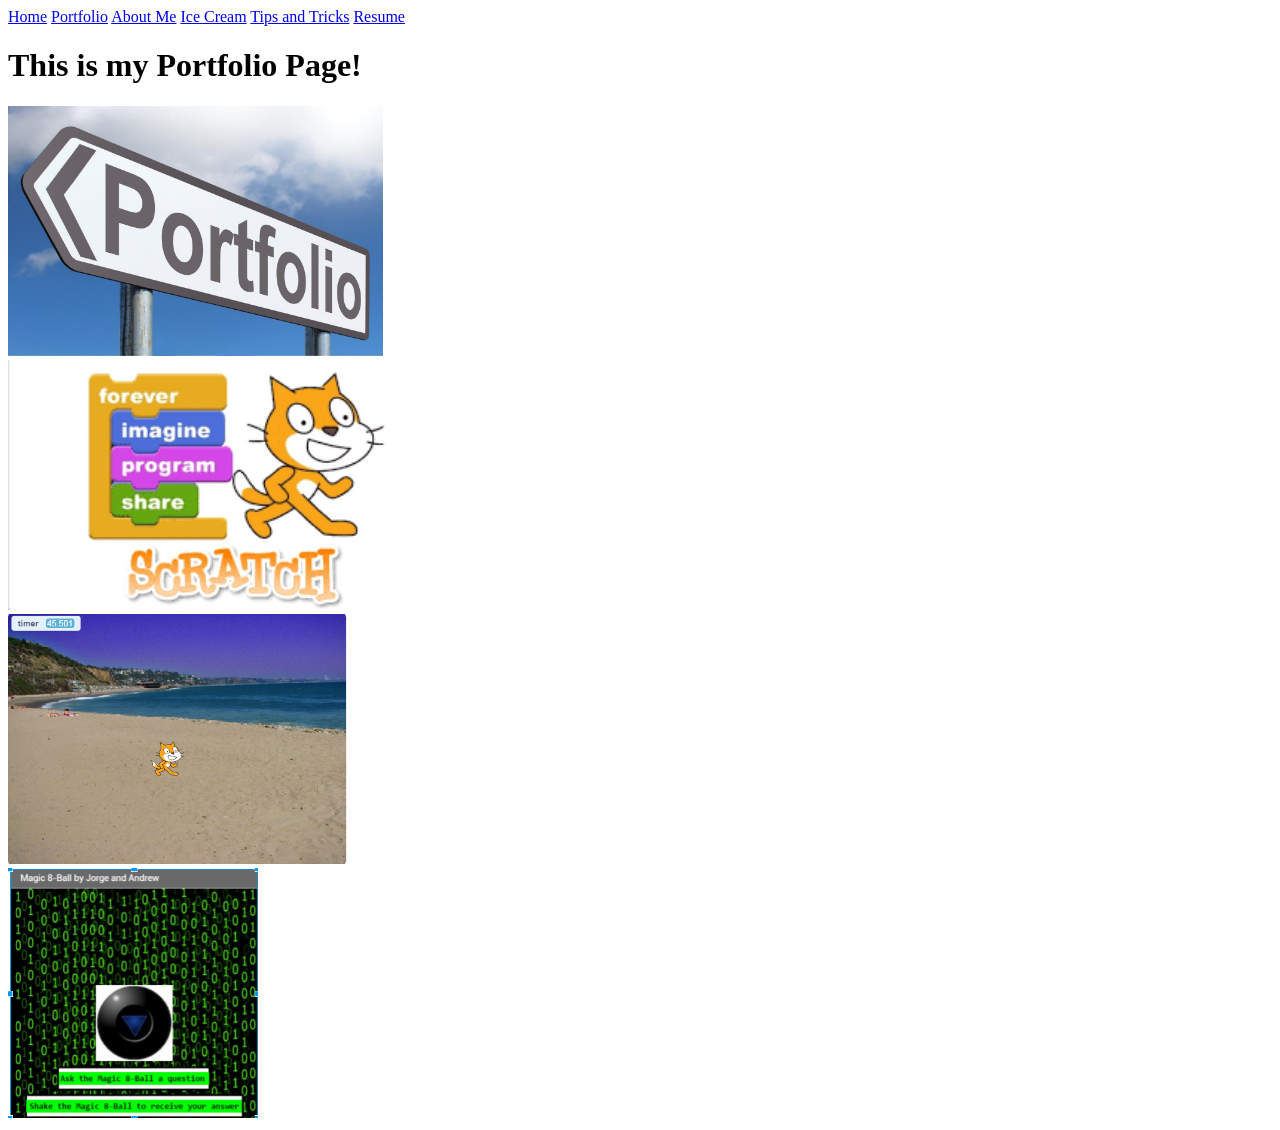
<file: my_website/portfolio.html>
<!doctype html>
	<html lang="en">
	  <head>
	    <meta charset="utf-8">
	    <title>Portfolio</title>
	  </head>
	  <body>
    <a href="index.html">Home</a>
    <a href="portfolio.html">Portfolio</a>
    <a href="aboutme.html">About Me</a></a>
    <a href="ice.html">Ice Cream</a></a> 
     <a href="tipsandtricks.html">Tips and Tricks</a></a> 
     <a href="resume.html">Resume</a>
    <h1>This is my Portfolio Page!</h1>
    <img src="images/portfolio.jpg"alt="Image of portfolio street sign" height="250">
    <br>
    <a target="_blank" href="https://scratch.mit.edu/projects/247530106/">
        <img src="images/scratch_logo.png"alt="Image of portfolio street sign" height="250">
        <br>
         <a target="_blank" href="https://scratch.mit.edu/projects/246118449">
      <img src="images/cat.PNG"alt="Image of Embiggen the cat game" height="250">
       <br>
       <a target="_blank" href="http://ai2.appinventor.mit.edu/?galleryId=4903154482282496">
      <img src="images/magic 8-ball.PNG"alt="Image of Magic 8-Ball Game" height="250">
        <br>
         
    </a>
	  </body>
	</html>
</file>
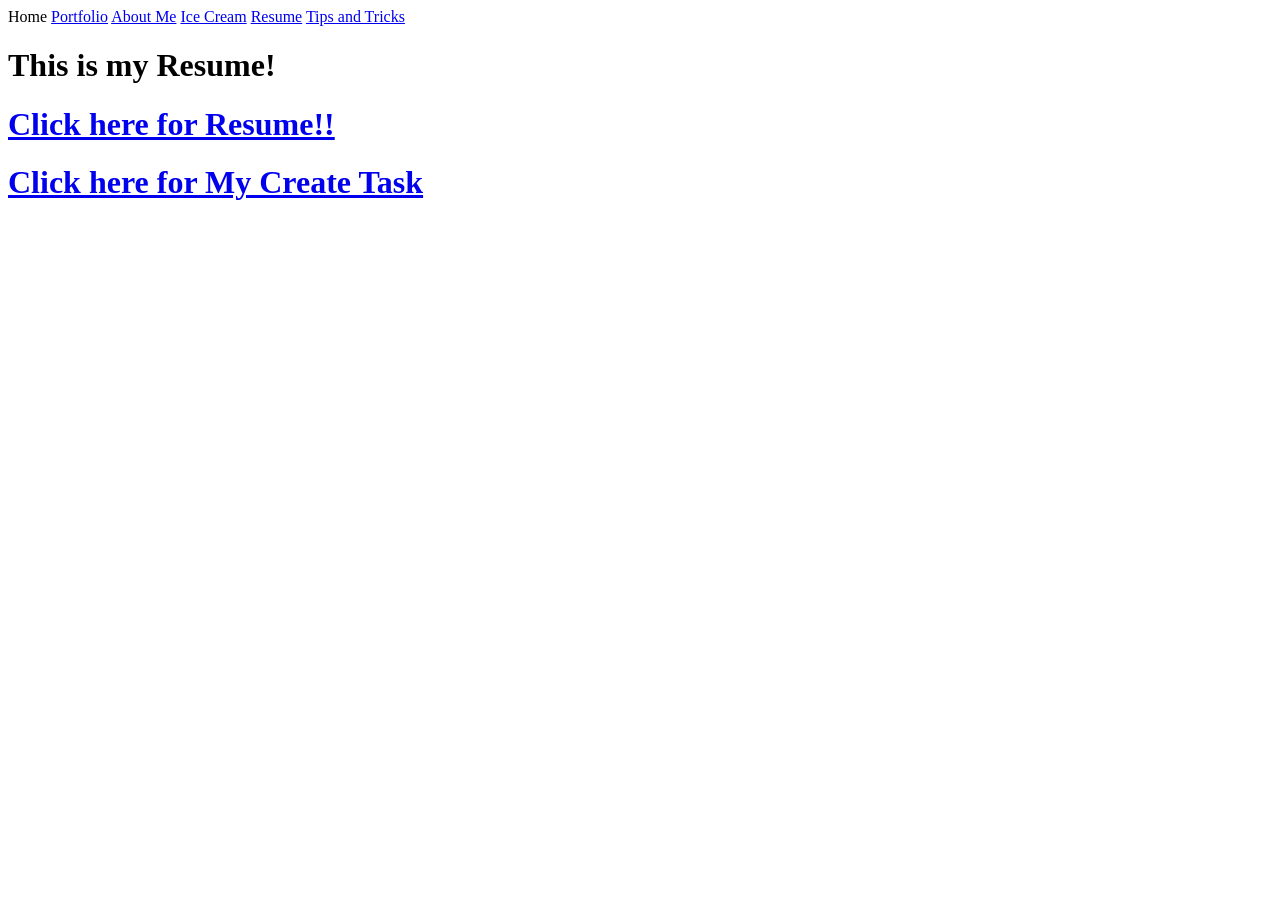
<file: my_website/resume.html>
<!doctype html>
<html lang="en">
  <head>
    <meta charset="utf-8">
    <title>aboutme</title>
    <a href="index.html"></a>Home</a>
    <a href="portfolio.html">Portfolio</a>
    <a href="aboutme.html">About Me</a></a>
    <a href="ice.html">Ice Cream</a></a> 
    <a href="resume.html">Resume</a>
     <a href="tipsandtricks.html">Tips and Tricks</a></a> 
    <h1>This is my Resume!</h1>
     <h1></h1> 
      <a target="_blank" href="https://docs.google.com/document/d/1BCNRzCLipqOgqwk0tu9IMBq-zCvin9ZNarCKu5Yhobo/edit?usp=sharing">
       <h1>Click here for Resume!!</h1>
     <h1></h1> 
      <a target="_blank" href="https://docs.google.com/document/d/1FnkI5iILaIgH7gxkOPz_dgy58TVAfys5JJktP_h3SIc/edit">
       <h1>Click here for My Create Task</h1>
  </body>

<html>
<body>
</file>
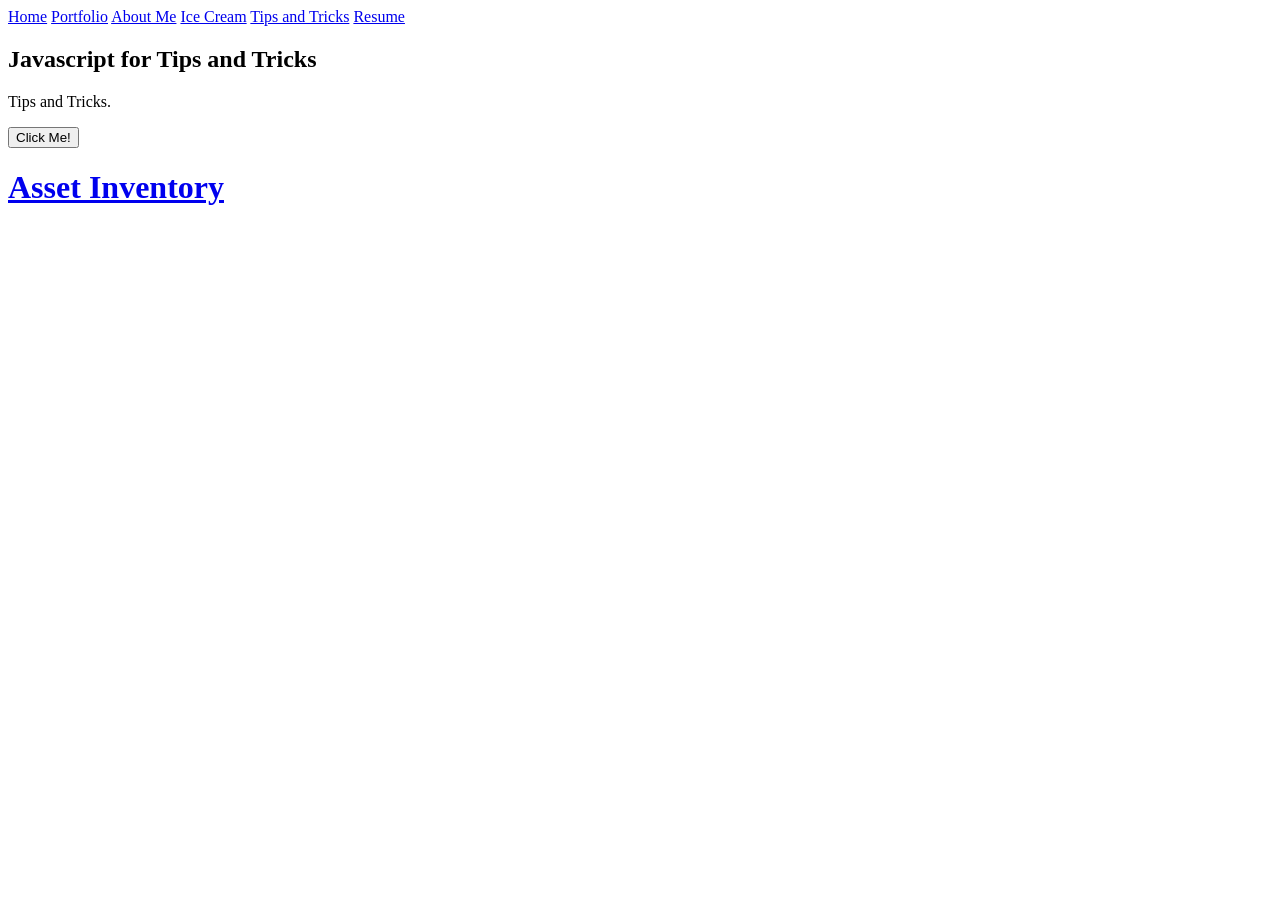
<file: my_website/tipsandtricks.html>
<!doctype html>
<html lang="en">
  <head>
    <meta charset="utf-8">
    <title>Home</title>
  </head>
  <body>
    
    <a href="index.html">Home</a>
    <a href="portfolio.html">Portfolio</a>
    <a href="aboutme.html">About Me</a></a>
    <a href="ice.html">Ice Cream</a></a> 
     <a href="tipsandtricks.html">Tips and Tricks</a></a> 
     <a href="resume.html">Resume</a>
 <!DOCTYPE html>
<html>
<body>

<h2>Javascript for Tips and Tricks</h2>

<p id="demo">Tips and Tricks.</p>

<button type="button" onclick='document.getElementById("demo").innerHTML = "1. Save Often, 2. Troubleshoot, 3. Stay Organized, 4. Add Alternate Text"'>Click Me!</button>
</html>
</body>
    <a target="_blank" href="https://docs.google.com/document/d/1gYO79UEFI6peD_3CXizD-z4jVjK2smk0QLXAfFQLRkY/edit?usp=sharing">
    <h1>Asset Inventory</h1>
    </body>
    </html>
</file>
<file: buildcircle/styles.css>
:root {
  --bg: #f6f5f2;
  --surface: #ffffff;
  --surface-2: #f0eee9;
  --text: #1d1f22;
  --muted: #6a6e75;
  --border: #e2dfd8;
  --accent: #d9622b;
  --accent-ink: #ffffff;
  --contractor: #d9622b;
  --architect: #2d6cdf;
  --engineer: #1f9d72;
  --star: #f2a516;
  --ok: #1f9d72;
  --warn: #b7791f;
  --radius: 12px;
  --shadow: 0 1px 2px rgba(0,0,0,.05), 0 4px 16px rgba(0,0,0,.05);
}
@media (prefers-color-scheme: dark) {
  :root {
    --bg: #131416; --surface: #1c1e21; --surface-2: #25282c; --text: #ecedee;
    --muted: #9aa0a8; --border: #31353a; --shadow: 0 1px 2px rgba(0,0,0,.3);
    --architect: #5b8ff0; --engineer: #3cc18f; --contractor: #ec7a45; --accent: #ec7a45;
  }
}
* { box-sizing: border-box; }
html, body { margin: 0; }
body {
  font-family: system-ui, -apple-system, "Segoe UI", Roboto, sans-serif;
  background: var(--bg); color: var(--text); line-height: 1.45;
}
.wrap { max-width: 1180px; margin: 0 auto; padding: 0 16px; }
.hidden { display: none !important; }
.muted { color: var(--muted); }
h1, h2, h3 { line-height: 1.2; margin: 0 0 .5rem; }
button, input, select, textarea { font: inherit; color: inherit; }

/* top bar */
.topbar { background: var(--surface); border-bottom: 1px solid var(--border); position: sticky; top: 0; z-index: 10; }
.topbar-inner { display: flex; align-items: center; gap: 16px; height: 60px; }
.brand { display: flex; align-items: center; gap: 8px; font-weight: 800; font-size: 1.15rem; color: var(--accent); text-decoration: none; }
.tabs { display: flex; gap: 4px; flex: 1; }
.tab { background: none; border: 0; padding: 8px 12px; border-radius: 8px; cursor: pointer; color: var(--muted); font-weight: 600; }
.tab:hover { background: var(--surface-2); }
.tab.active { color: var(--text); background: var(--surface-2); }
.me { display: flex; align-items: center; gap: 10px; }
.pill { display: inline-block; min-width: 20px; padding: 0 6px; border-radius: 99px; background: var(--accent); color: var(--accent-ink); font-size: .75rem; text-align: center; }

.btn { border: 1px solid var(--border); background: var(--surface); padding: 8px 14px; border-radius: 8px; cursor: pointer; font-weight: 600; }
.btn:hover { background: var(--surface-2); }
.btn.primary { background: var(--accent); border-color: var(--accent); color: var(--accent-ink); }
.btn.primary:hover { filter: brightness(1.05); }
.btn.ghost { background: transparent; }
.btn.small { padding: 5px 10px; font-size: .85rem; }
.btn.on { background: var(--surface-2); }
.linkbtn { background: none; border: 0; color: var(--accent); cursor: pointer; text-decoration: underline; padding: 0; }

/* hero */
.hero { padding: 28px 0 16px; }
.hero h1 { font-size: clamp(1.5rem, 3.5vw, 2.2rem); }
.search input { width: 100%; padding: 12px 14px; border-radius: var(--radius); border: 1px solid var(--border); background: var(--surface); font-size: 1rem; margin-top: 8px; }
.cats { display: flex; flex-wrap: wrap; gap: 8px; margin-top: 14px; }
.chip { border: 1px solid var(--border); background: var(--surface); padding: 6px 12px; border-radius: 99px; cursor: pointer; font-weight: 600; display: inline-flex; align-items: center; gap: 6px; }
.chip .dot { width: 8px; height: 8px; border-radius: 50%; }
.chip.active { background: var(--text); color: var(--bg); border-color: var(--text); }
.chip small { opacity: .7; font-weight: 500; }

/* layout */
.layout { display: grid; grid-template-columns: 240px 1fr; gap: 20px; padding-bottom: 32px; }
.filters { background: var(--surface); border: 1px solid var(--border); border-radius: var(--radius); padding: 16px; align-self: start; position: sticky; top: 76px; display: flex; flex-direction: column; gap: 12px; }
.filters label, .dlg label { display: flex; flex-direction: column; gap: 4px; font-size: .88rem; font-weight: 600; }
.filters select, .dlg input, .dlg select, .dlg textarea, .sort select {
  padding: 8px 10px; border: 1px solid var(--border); border-radius: 8px; background: var(--surface); font-weight: 400;
}
label.check { flex-direction: row !important; align-items: center; gap: 8px !important; font-weight: 500 !important; }
.results-bar { display: flex; justify-content: space-between; align-items: center; margin-bottom: 12px; gap: 12px; flex-wrap: wrap; }
.sort { display: flex; align-items: center; gap: 8px; font-size: .9rem; }

.grid { display: grid; grid-template-columns: repeat(auto-fill, minmax(280px, 1fr)); gap: 14px; }
.card { background: var(--surface); border: 1px solid var(--border); border-radius: var(--radius); padding: 16px; box-shadow: var(--shadow); cursor: pointer; display: flex; flex-direction: column; gap: 10px; transition: transform .12s, border-color .12s; border-top: 4px solid var(--cat, var(--border)); }
.card:hover { transform: translateY(-2px); border-color: var(--cat); }
.card-head { display: flex; gap: 12px; align-items: center; }
.avatar { width: 48px; height: 48px; border-radius: 50%; display: grid; place-items: center; font-weight: 800; color: #fff; background: var(--cat, #888); flex-shrink: 0; }
.avatar.lg { width: 72px; height: 72px; font-size: 1.5rem; }
.card h3 { font-size: 1.02rem; margin: 0; }
.sub { font-size: .85rem; color: var(--cat); font-weight: 700; }
.meta { display: flex; flex-wrap: wrap; gap: 6px 12px; font-size: .85rem; color: var(--muted); }
.stars { color: var(--star); letter-spacing: 1px; white-space: nowrap; }
.tags { display: flex; flex-wrap: wrap; gap: 6px; }
.tag { font-size: .75rem; background: var(--surface-2); padding: 2px 8px; border-radius: 99px; }
.badge { font-size: .72rem; font-weight: 700; padding: 2px 8px; border-radius: 99px; display: inline-flex; align-items: center; gap: 4px; }
.badge.ok { background: color-mix(in srgb, var(--ok) 15%, transparent); color: var(--ok); }
.badge.warn { background: color-mix(in srgb, var(--warn) 15%, transparent); color: var(--warn); }
.badge.avail { background: color-mix(in srgb, var(--architect) 14%, transparent); color: var(--architect); }
.card-foot { display: flex; justify-content: space-between; align-items: center; margin-top: auto; }
.empty { padding: 40px; text-align: center; color: var(--muted); background: var(--surface); border: 1px dashed var(--border); border-radius: var(--radius); grid-column: 1 / -1; }

/* dialogs */
.dlg { border: 0; border-radius: 16px; padding: 0; width: min(640px, calc(100vw - 32px)); max-height: calc(100vh - 40px); background: var(--surface); color: var(--text); box-shadow: 0 20px 60px rgba(0,0,0,.3); }
.dlg.wide { width: min(860px, calc(100vw - 32px)); }
.dlg::backdrop { background: rgba(10,10,12,.5); }
.dlg form, .dlg .pbody { padding: 22px; display: flex; flex-direction: column; gap: 12px; }
.row2 { display: grid; grid-template-columns: 1fr 1fr; gap: 12px; }
fieldset { border: 1px solid var(--border); border-radius: 10px; padding: 12px; display: flex; flex-direction: column; gap: 8px; }
legend { font-weight: 700; font-size: .9rem; padding: 0 4px; }
.lic-row { display: grid; grid-template-columns: 1.4fr 1fr .6fr 1fr auto; gap: 6px; }
.lic-row input, .lic-row select { padding: 6px 8px; border: 1px solid var(--border); border-radius: 6px; background: var(--surface); min-width: 0; }
.x { background: none; border: 0; cursor: pointer; color: var(--muted); font-size: 1.2rem; }
.dlg-actions { display: flex; justify-content: flex-end; gap: 8px; margin-top: 4px; }

.p-head { display: flex; gap: 16px; align-items: center; padding: 22px; border-bottom: 1px solid var(--border); border-top: 6px solid var(--cat); border-radius: 16px 16px 0 0; position: relative; }
.p-head .close { position: absolute; top: 10px; right: 12px; }
.p-head h2 { margin: 0; }
.p-actions { display: flex; gap: 8px; flex-wrap: wrap; margin-top: 8px; }
.p-grid { display: grid; grid-template-columns: 1fr 1fr; gap: 16px; }
.box { background: var(--surface-2); border-radius: 10px; padding: 14px; }
.box h4 { margin: 0 0 8px; font-size: .85rem; text-transform: uppercase; letter-spacing: .04em; color: var(--muted); }
.lic { display: flex; justify-content: space-between; gap: 8px; padding: 6px 0; border-bottom: 1px solid var(--border); font-size: .9rem; }
.lic:last-child { border-bottom: 0; }
.stat-row { display: flex; gap: 20px; flex-wrap: wrap; }
.stat b { display: block; font-size: 1.4rem; }
.stat span { font-size: .8rem; color: var(--muted); }
.dist { display: grid; grid-template-columns: 24px 1fr 28px; gap: 6px; align-items: center; font-size: .8rem; }
.bar { height: 8px; background: var(--border); border-radius: 4px; overflow: hidden; }
.bar i { display: block; height: 100%; background: var(--star); }

.review { border-top: 1px solid var(--border); padding: 12px 0; }
.review-head { display: flex; justify-content: space-between; gap: 8px; flex-wrap: wrap; font-size: .9rem; }
.review p { margin: 6px 0; }
.helpful { font-size: .8rem; }
.star-input { display: flex; gap: 2px; font-size: 1.8rem; }
.star-input button { background: none; border: 0; cursor: pointer; color: var(--border); padding: 0 2px; line-height: 1; }
.star-input button.on { color: var(--star); }

/* feed */
.feed { display: flex; flex-direction: column; gap: 10px; max-width: 720px; padding-bottom: 32px; }
.feed-item { background: var(--surface); border: 1px solid var(--border); border-radius: var(--radius); padding: 14px; display: flex; gap: 12px; }
.feed-item .avatar { width: 40px; height: 40px; font-size: .9rem; }
.feed-item a { color: inherit; font-weight: 700; cursor: pointer; text-decoration: none; }
.feed-item a:hover { text-decoration: underline; }
.feed-item time { font-size: .8rem; color: var(--muted); }
#view-feed h2, #view-network h2 { margin-top: 24px; }

.toast { position: fixed; bottom: 20px; left: 50%; transform: translateX(-50%) translateY(80px); background: var(--text); color: var(--bg); padding: 10px 16px; border-radius: 10px; transition: transform .2s; z-index: 100; }
.toast.show { transform: translateX(-50%) translateY(0); }
.foot { padding: 20px 16px 40px; font-size: .85rem; }

@media (max-width: 820px) {
  .layout { grid-template-columns: 1fr; }
  .filters { position: static; display: grid; grid-template-columns: minmax(0,1fr) minmax(0,1fr); }
  .filters select { min-width: 0; width: 100%; }
  .layout > * { min-width: 0; }
  .filters h3 { grid-column: 1 / -1; }
  .p-grid, .row2 { grid-template-columns: 1fr; }
  .lic-row { grid-template-columns: 1fr 1fr; }
  .topbar-inner { height: auto; flex-wrap: wrap; padding: 10px 16px; }
  .tabs { order: 3; flex-basis: 100%; overflow-x: auto; }
  .me #meLabel { display: none; }
}

/* ---------- membership ---------- */
:root { --pro: #7c4ddb; }
@media (prefers-color-scheme: dark) { :root { --pro: #a07cf0; } }
.plan-badge { border: 1px solid var(--border); background: var(--surface-2); color: var(--muted); border-radius: 99px; padding: 4px 10px; font-size: .78rem; font-weight: 700; cursor: pointer; white-space: nowrap; }
.plan-badge.is-pro { background: var(--pro); border-color: var(--pro); color: #fff; letter-spacing: .04em; }
.badge.pro { background: var(--pro); color: #fff; letter-spacing: .04em; vertical-align: middle; }
.pro-tag { font-size: .65rem; font-weight: 800; background: var(--pro); color: #fff; padding: 1px 6px; border-radius: 99px; margin-left: 4px; vertical-align: middle; }
.lock-ic { vertical-align: -2px; }
.tag.lock-tag { color: var(--pro); background: color-mix(in srgb, var(--pro) 12%, transparent); }
.btn.danger { color: #c0392b; border-color: color-mix(in srgb, #c0392b 40%, var(--border)); }
.hint { margin: -4px 0 0; font-size: .8rem; }

.locked { border: 1px dashed color-mix(in srgb, var(--pro) 45%, var(--border)); background: color-mix(in srgb, var(--pro) 6%, var(--surface)); border-radius: 10px; padding: 14px; display: flex; flex-direction: column; gap: 6px; align-items: flex-start; }
.locked-title { font-weight: 700; color: var(--pro); }
.locked p { margin: 0; font-size: .88rem; }
.contact { display: flex; flex-direction: column; gap: 6px; }
.contact-row { display: flex; gap: 8px; align-items: center; }
.contact-row a { color: var(--accent); text-decoration: none; word-break: break-all; }
.contact-row a:hover { text-decoration: underline; }

.review-lock { position: relative; }
.ghost-review { filter: blur(1px); opacity: .55; }
.ghost-line { height: 10px; border-radius: 5px; background: var(--border); margin: 6px 0; }
.w20 { width: 20%; } .w40 { width: 40%; } .w70 { width: 70%; } .w90 { width: 90%; }
.review-lock .locked { margin-top: 8px; }

/* pricing page */
.pricing-head { text-align: center; padding: 28px 0 8px; }
.pricing-head p { max-width: 560px; margin: 0 auto 16px; }
.cycle { display: inline-flex; background: var(--surface-2); border-radius: 99px; padding: 4px; gap: 4px; }
.cycle-btn { border: 0; background: none; padding: 7px 16px; border-radius: 99px; cursor: pointer; font-weight: 600; color: var(--muted); }
.cycle-btn.on { background: var(--surface); color: var(--text); box-shadow: var(--shadow); }
.save { font-size: .7rem; color: var(--ok); font-weight: 800; margin-left: 4px; }
.plans { display: grid; grid-template-columns: repeat(2, minmax(0, 340px)); justify-content: center; gap: 20px; margin: 20px 0 28px; }
.plan { background: var(--surface); border: 1px solid var(--border); border-radius: 16px; padding: 22px; display: flex; flex-direction: column; gap: 8px; position: relative; box-shadow: var(--shadow); }
.plan.featured { border: 2px solid var(--pro); }
.plan.current::after { content: "Current plan"; position: absolute; top: 14px; right: 14px; font-size: .7rem; font-weight: 700; color: var(--ok); }
.plan.featured.current::after { top: 32px; }
.ribbon { position: absolute; top: -12px; left: 22px; background: var(--pro); color: #fff; font-size: .72rem; font-weight: 800; padding: 3px 10px; border-radius: 99px; }
.plan-name { font-size: 1.3rem; font-weight: 800; }
.price { display: flex; align-items: baseline; gap: 6px; margin: 6px 0 0; }
.price b { font-size: 2.4rem; line-height: 1; }
.price span { color: var(--muted); }
.small-note { font-size: .8rem; min-height: 1.2em; }
.plan .btn { margin: 6px 0; }
.feats { list-style: none; padding: 0; margin: 4px 0 0; display: flex; flex-direction: column; gap: 7px; font-size: .92rem; }
.feats li { display: flex; gap: 8px; }
.feats li.lead { font-weight: 700; }
.ck { color: var(--ok); font-weight: 800; }
.compare { max-width: 700px; margin: 0 auto 40px; }
.compare table { width: 100%; border-collapse: collapse; background: var(--surface); border-radius: 12px; overflow: hidden; border: 1px solid var(--border); }
.compare th, .compare td { padding: 10px 12px; text-align: left; border-bottom: 1px solid var(--border); font-size: .9rem; }
.compare th:not(:first-child), .compare td:not(:first-child) { text-align: center; width: 70px; }
.compare tr:last-child td { border-bottom: 0; }

/* checkout dialog */
#checkoutBody { position: relative; }
#checkoutBody .close { position: absolute; top: 10px; right: 12px; }
.reason { margin: 0; color: var(--pro); font-weight: 600; }
.cycle-pick { display: grid; grid-template-columns: 1fr 1fr; gap: 10px; }
.cycle-opt { flex-direction: row !important; align-items: flex-start; gap: 8px !important; border: 1px solid var(--border); border-radius: 10px; padding: 12px; cursor: pointer; font-weight: 400 !important; }
.cycle-opt.on { border-color: var(--pro); background: color-mix(in srgb, var(--pro) 7%, transparent); }
.cycle-opt input { margin-top: 3px; accent-color: var(--pro); }
.summary { display: flex; justify-content: space-between; border-top: 1px solid var(--border); padding-top: 10px; font-size: 1.05rem; }
.demo-note { font-size: .8rem; color: var(--muted); background: var(--surface-2); border-radius: 8px; padding: 8px 10px; margin: 0; }
.manage-grid { display: grid; grid-template-columns: repeat(3, 1fr); gap: 10px; }
.manage-grid > div { background: var(--surface-2); border-radius: 10px; padding: 10px; display: flex; flex-direction: column; gap: 2px; font-size: .9rem; }

@media (max-width: 820px) {
  .plans { grid-template-columns: minmax(0, 1fr); }
  .cycle-pick, .manage-grid { grid-template-columns: 1fr; }
  #meLabel { display: none; }
}
.then { margin: -4px 0 0; font-size: .85rem; }

/* ---------- profile: cover, tabs, projects, resume ---------- */
.p-cover { position: relative; height: 110px; border-radius: 16px 16px 0 0; overflow: hidden; color: color-mix(in srgb, #fff 55%, transparent);
  background: linear-gradient(135deg, var(--cat), color-mix(in srgb, var(--cat) 55%, #000)); }
.p-cover .art { position: absolute; right: 0; top: 0; width: 60%; height: 100%; opacity: .55; }
.p-cover .close { position: absolute; top: 8px; right: 10px; z-index: 1; color: #fff; background: rgba(0,0,0,.25); border-radius: 50%; width: 32px; height: 32px; }
.dlg .p-head { border-top: 0; border-radius: 0; align-items: flex-start; padding: 14px 22px 16px; border-bottom: 0; flex-wrap: wrap; }
.p-head .avatar.lg { margin-top: -56px; }
.p-head .avatar.lg { border: 4px solid var(--surface); width: 84px; height: 84px; }
.p-id { flex: 1; min-width: 220px; }
.p-head .p-actions { margin-top: 0; align-self: flex-end; }
.kind { font-size: .75rem; font-weight: 600; color: var(--muted); background: var(--surface-2); padding: 1px 8px; border-radius: 99px; margin-left: 4px; white-space: nowrap; }
.connect-btn { padding: 9px 20px; font-size: .95rem; }
.p-stats { padding: 0 22px 14px; gap: 10px; }
.p-stats .stat { flex: 1 1 100px; background: var(--surface-2); border-radius: 10px; padding: 10px 12px; }
.p-tabs { display: flex; gap: 2px; padding: 0 22px; border-bottom: 1px solid var(--border); overflow-x: auto; position: sticky; top: 0; background: var(--surface); z-index: 2; }
.p-tab { background: none; border: 0; border-bottom: 3px solid transparent; padding: 10px 12px; cursor: pointer; font-weight: 600; color: var(--muted); white-space: nowrap; }
.p-tab:hover { color: var(--text); }
.p-tab.on { color: var(--text); border-bottom-color: var(--accent); }
.tcount { font-size: .72rem; background: var(--surface-2); border-radius: 99px; padding: 1px 6px; margin-left: 2px; }
.p-pane { display: flex; flex-direction: column; gap: 16px; }
.p-pane[hidden] { display: none; }
.box-head { display: flex; justify-content: space-between; align-items: center; gap: 8px; margin-bottom: 8px; }
.box-head h4 { margin: 0; }
.empty-box { padding: 32px; text-align: center; color: var(--muted); border: 1px dashed var(--border); border-radius: 10px; }

.gallery { display: grid; grid-template-columns: repeat(auto-fill, minmax(220px, 1fr)); gap: 12px; }
.gallery.mini { grid-template-columns: repeat(3, minmax(0, 1fr)); }
.tile { position: relative; aspect-ratio: 4 / 3; border: 0; padding: 0; border-radius: 10px; overflow: hidden; cursor: pointer; text-align: left;
  color: color-mix(in srgb, var(--cat) 70%, var(--text)); background: linear-gradient(160deg, color-mix(in srgb, var(--cat) 18%, var(--surface)), color-mix(in srgb, var(--cat) 35%, var(--surface))); }
.tile .art { position: absolute; inset: 0; width: 100%; height: 100%; transition: transform .2s; }
.tile:hover .art, .tile:focus-visible .art { transform: scale(1.05); }
.tile-cap { position: absolute; left: 0; right: 0; bottom: 0; padding: 22px 10px 8px; color: #fff; background: linear-gradient(transparent, rgba(0,0,0,.7)); display: flex; flex-direction: column; font-size: .8rem; }
.tile-cap b { font-size: .88rem; }
.tile:focus-visible { outline: 3px solid var(--accent); outline-offset: 2px; }

.lightbox { position: fixed; inset: 0; background: rgba(10,10,12,.7); display: grid; place-items: center; padding: 16px; z-index: 5; }
.lightbox[hidden] { display: none; }
.lb-card { position: relative; background: var(--surface); border-radius: 14px; overflow: hidden; width: min(760px, 100%); max-height: calc(100vh - 32px); overflow-y: auto; display: grid; grid-template-columns: 1.3fr 1fr; }
.lb-photo { position: relative; min-height: 280px; color: color-mix(in srgb, var(--cat) 70%, var(--text)); background: linear-gradient(160deg, color-mix(in srgb, var(--cat) 18%, var(--surface)), color-mix(in srgb, var(--cat) 38%, var(--surface))); }
.lb-photo .art { position: absolute; inset: 0; width: 100%; height: 100%; }
.lb-count { position: absolute; left: 10px; bottom: 10px; font-size: .75rem; background: rgba(0,0,0,.55); color: #fff; padding: 2px 8px; border-radius: 99px; }
.lb-nav { position: absolute; top: 50%; transform: translateY(-50%); width: 36px; height: 36px; border-radius: 50%; border: 0; background: rgba(0,0,0,.5); color: #fff; font-size: 1.4rem; cursor: pointer; line-height: 1; }
.lb-nav.prev { left: 10px; } .lb-nav.next { right: 10px; }
.lb-close { position: absolute; top: 8px; right: 10px; z-index: 1; }
.lb-info { padding: 20px; display: flex; flex-direction: column; gap: 8px; }
.lb-info h3 { margin: 0; padding-right: 24px; }
.lb-info p { margin: 0; font-size: .92rem; }
.facts { display: grid; grid-template-columns: repeat(3, 1fr); gap: 8px; margin: 4px 0; }
.facts div { background: var(--surface-2); border-radius: 8px; padding: 6px 8px; }
.facts dt { font-size: .7rem; text-transform: uppercase; letter-spacing: .04em; color: var(--muted); }
.facts dd { margin: 0; font-weight: 700; font-size: .85rem; }

.timeline { list-style: none; margin: 0; padding: 0; }
.timeline li { display: grid; grid-template-columns: 110px 1fr; gap: 12px; padding: 10px 0 10px 14px; border-left: 2px solid var(--border); position: relative; }
.timeline li::before { content: ""; position: absolute; left: -6px; top: 15px; width: 10px; height: 10px; border-radius: 50%; background: var(--accent); }
.timeline p { margin: 4px 0 0; font-size: .9rem; color: var(--muted); }
.tl-when { font-size: .85rem; font-weight: 700; color: var(--muted); padding-top: 1px; }
.plain { list-style: none; margin: 0; padding: 0; display: flex; flex-direction: column; gap: 6px; }

@media (max-width: 820px) {
  .gallery.mini { grid-template-columns: repeat(2, minmax(0, 1fr)); }
  .gallery.mini .tile:nth-child(3) { display: none; }
  .lb-card { grid-template-columns: 1fr; }
  .lb-photo { min-height: 200px; }
  .timeline li { grid-template-columns: 1fr; gap: 2px; }
  .p-head .p-actions { width: 100%; }
  .connect-btn { flex: 1 1 100%; }
  .p-head .p-actions .btn.small { flex: 1; }
  .p-stats { display: grid; grid-template-columns: repeat(3, minmax(0, 1fr)); gap: 6px; }
  .p-stats .stat { padding: 8px; }
  .p-stats .stat b { font-size: 1.1rem; }
  .p-stats .stat span { font-size: .72rem; display: block; line-height: 1.25; }
}
</file>
<file: my_website/icecream.css>
body{
       font-family: "Marker Felt", "Comic Sans MS", fantasy;
 	 color: #003366;
    }

    h1  {
 	   font-size: 1.3em;
 	   text-align: center;
    }

   table {
 	   margin-left: auto;
 	   margin-right: auto;
 	   text-align: left;
 	   border-collapse: collapse;
   }

   tr   {
	  border: 1px solid #ffffff;
	  text-align: center;
	  background-color:#9FB6CD;
  }

  th   {
	 text-align: center;
	 color: #ffffff;
	 background-color: #003366;
  }
</file>
